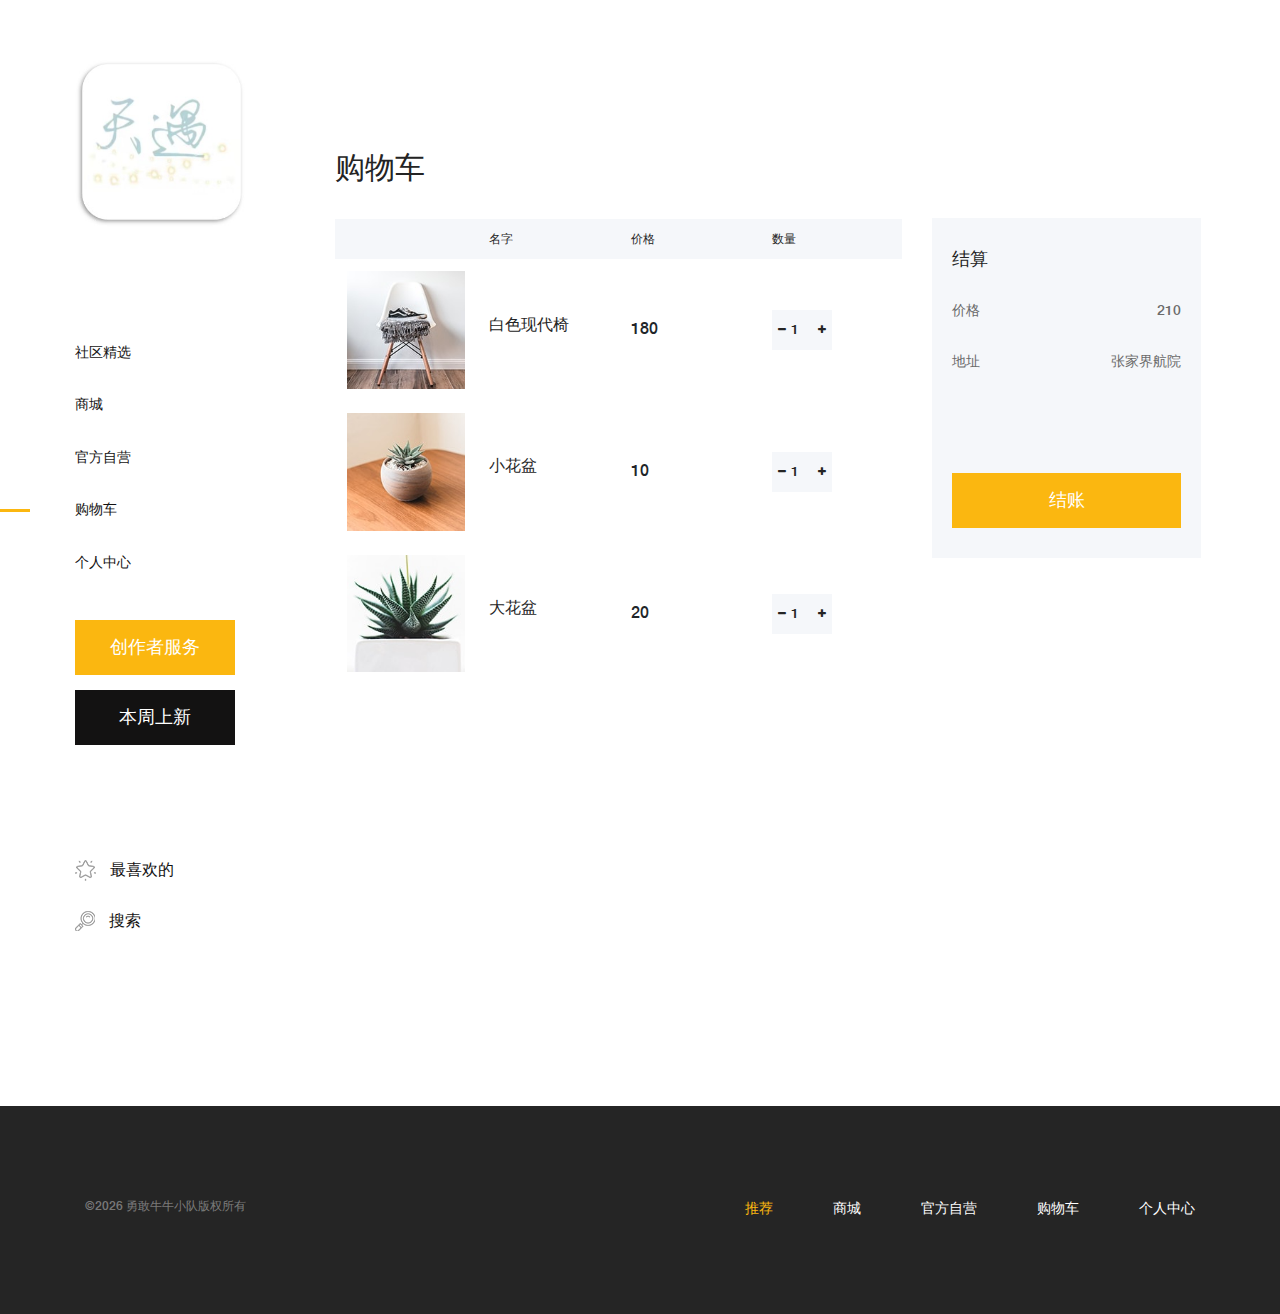
<file: cart.html>
<!DOCTYPE html>
<html lang="en">

<head>
    <meta charset="UTF-8">
    <meta name="description" content="">
    <meta http-equiv="X-UA-Compatible" content="IE=edge">
    <meta name="viewport" content="width=device-width, initial-scale=1, shrink-to-fit=no">
    <!-- The above 4 meta tags *must* come first in the head; any other head content must come *after* these tags -->

    <!-- Title  -->
    <title>天遇</title>

    <!-- Favicon  -->
    <link rel="icon" href="img/core-img/favicon.ico">

    <!-- Core Style CSS -->
    <link rel="stylesheet" href="css/core-style.css">
    <link rel="stylesheet" href="style.css">

</head>

<body>
    <!-- Search Wrapper Area Start -->
    <div class="search-wrapper section-padding-100">
        <div class="search-close">
            <i class="fa fa-close" aria-hidden="true"></i>
        </div>
        <div class="container">
            <div class="row">
                <div class="col-12">
                    <div class="search-content">
                        <form action="#" method="get">
                            <input type="search" name="search" id="search" placeholder="Type your keyword...">
                            <button type="submit"><img src="img/core-img/search.png" alt=""></button>
                        </form>
                    </div>
                </div>
            </div>
        </div>
    </div>
    <!-- Search Wrapper Area End -->

    <!-- ##### Main Content Wrapper Start ##### -->
    <div class="main-content-wrapper d-flex clearfix">

        <!-- Mobile Nav (max width 767px)-->
        <div class="mobile-nav">
            <!-- Navbar Brand -->
            <div class="amado-navbar-brand">
                <a href="index.html"><img src="./img/my-img/logo.jpg" alt=""></a>
            </div>
            <!-- Navbar Toggler -->
            <div class="amado-navbar-toggler">
                <span></span><span></span><span></span>
            </div>
        </div>

        <!-- Header Area Start -->
        <header class="header-area clearfix">
            <!-- Close Icon -->
            <div class="nav-close">
                <i class="fa fa-close" aria-hidden="true"></i>
            </div>
            <!-- Logo -->
            <div class="logo">
                <a href="index.html"><img src="./img/my-img/logo.jpg" alt=""></a>
            </div>
            <!-- Amado Nav -->
            <nav class="amado-nav">
                <ul>
                    <li><a href="index.html">社区精选</a></li>
                    <li><a href="shop.html">商城</a></li>
                    <li><a href="product-details.html">官方自营</a></li>
                    <li class="active"><a href="cart.html">购物车</a></li>
                    <li><a class="nav-link" href="./message/message.html">个人中心</a></li>
                </ul>
            </nav>
            <!-- Button Group -->
            <div class="amado-btn-group mt-30 mb-100">
                <a href="#" class="btn amado-btn mb-15">创作者服务</a>
                <a href="#" class="btn amado-btn active">本周上新</a>
            </div>
            <!-- Cart Menu -->
            <div class="cart-fav-search mb-100">
              
                <a href="#" class="fav-nav"><img src="img/core-img/favorites.png" alt=""> 最喜欢的</a>
                <a href="#" class="search-nav"><img src="img/core-img/search.png" alt=""> 搜索</a>
            </div>
            <!-- Social Button -->
           
        </header>
        <!-- Header Area End -->

        <div class="cart-table-area section-padding-100">
            <div class="container-fluid">
                <div class="row">
                    <div class="col-12 col-lg-8">
                        <div class="cart-title mt-50">
                            <h2>购物车</h2>
                        </div>

                        <div class="cart-table clearfix">
                            <table class="table table-responsive">
                                <thead>
                                    <tr>
                                        <th></th>
                                        <th>名字</th>
                                        <th>价格</th>
                                        <th>数量</th>
                                    </tr>
                                </thead>
                                <tbody>
                                    <tr>
                                        <td class="cart_product_img">
                                            <a href="#"><img src="img/bg-img/cart1.jpg" alt="Product"></a>
                                        </td>
                                        <td class="cart_product_desc">
                                            <h5>白色现代椅</h5>
                                        </td>
                                        <td class="price">
                                            <span>180</span>
                                        </td>
                                        <td class="qty">
                                            <div class="qty-btn d-flex">
                                              
                                                <div class="quantity">
                                                    <span class="qty-minus" onclick="var effect = document.getElementById('qty'); var qty = effect.value; if( !isNaN( qty ) &amp;&amp; qty &gt; 1 ) effect.value--;return false;"><i class="fa fa-minus" aria-hidden="true"></i></span>
                                                    <input type="number" class="qty-text" id="qty" step="1" min="1" max="300" name="quantity" value="1">
                                                    <span class="qty-plus" onclick="var effect = document.getElementById('qty'); var qty = effect.value; if( !isNaN( qty )) effect.value++;return false;"><i class="fa fa-plus" aria-hidden="true"></i></span>
                                                </div>
                                            </div>
                                        </td>
                                    </tr>
                                    <tr>
                                        <td class="cart_product_img">
                                            <a href="#"><img src="img/bg-img/cart2.jpg" alt="Product"></a>
                                        </td>
                                        <td class="cart_product_desc">
                                            <h5>小花盆</h5>
                                        </td>
                                        <td class="price">
                                            <span>10</span>
                                        </td>
                                        <td class="qty">
                                            <div class="qty-btn d-flex">
                                              
                                                <div class="quantity">
                                                    <span class="qty-minus" onclick="var effect = document.getElementById('qty2'); var qty = effect.value; if( !isNaN( qty ) &amp;&amp; qty &gt; 1 ) effect.value--;return false;"><i class="fa fa-minus" aria-hidden="true"></i></span>
                                                    <input type="number" class="qty-text" id="qty2" step="1" min="1" max="300" name="quantity" value="1">
                                                    <span class="qty-plus" onclick="var effect = document.getElementById('qty2'); var qty = effect.value; if( !isNaN( qty )) effect.value++;return false;"><i class="fa fa-plus" aria-hidden="true"></i></span>
                                                </div>
                                            </div>
                                        </td>
                                    </tr>
                                    <tr>
                                        <td class="cart_product_img">
                                            <a href="#"><img src="img/bg-img/cart3.jpg" alt="Product"></a>
                                        </td>
                                        <td class="cart_product_desc">
                                            <h5>大花盆</h5>
                                        </td>
                                        <td class="price">
                                            <span>20</span>
                                        </td>
                                        <td class="qty">
                                            <div class="qty-btn d-flex">
                                              
                                                <div class="quantity">
                                                    <span class="qty-minus" onclick="var effect = document.getElementById('qty3'); var qty = effect.value; if( !isNaN( qty ) &amp;&amp; qty &gt; 1 ) effect.value--;return false;"><i class="fa fa-minus" aria-hidden="true"></i></span>
                                                    <input type="number" class="qty-text" id="qty3" step="1" min="1" max="300" name="quantity" value="1">
                                                    <span class="qty-plus" onclick="var effect = document.getElementById('qty3'); var qty = effect.value; if( !isNaN( qty )) effect.value++;return false;"><i class="fa fa-plus" aria-hidden="true"></i></span>
                                                </div>
                                            </div>
                                        </td>
                                    </tr>
                                </tbody>
                            </table>
                        </div>
                    </div>
                    <div class="col-12 col-lg-4">
                        <div class="cart-summary">
                            <h5>结算</h5>
                            <ul class="summary-table">
                                <li><span>价格</span> <span>210</span></li>
                               
                                <li><span>地址</span> <span>张家界航院</span></li>
                            </ul>
                            <div class="cart-btn mt-100">
                                <a href="cart.html" class="btn amado-btn w-100">结账</a>
                            </div>
                        </div>
                    </div>
                </div>
            </div>
        </div>
    </div>
    <!-- ##### Main Content Wrapper End ##### -->

   

    <!-- ##### Footer Area Start ##### -->
    <footer class="footer_area clearfix">
        <div class="container">
            <div class="row align-items-center">
                <!-- Single Widget Area -->
                <div class="col-12 col-lg-4">
                    <div class="single_widget_area">
                        <!-- Logo -->
                        <div class="footer-logo mr-50">
                            
                        </div>
                        <!-- Copywrite Text -->
                        <p class="copywrite"><!-- Link back to Colorlib can't be removed. Template is licensed under CC BY 3.0. -->
 &copy;<script>document.write(new Date().getFullYear());</script> 勇敢牛牛小队版权所有
<!-- Link back to Colorlib can't be removed. Template is licensed under CC BY 3.0. --></p>
                    </div>
                </div>
                <!-- Single Widget Area -->
                <div class="col-12 col-lg-8">
                    <div class="single_widget_area">
                        <!-- Footer Menu -->
                        <div class="footer_menu">
                            <nav class="navbar navbar-expand-lg justify-content-end">
                                <button class="navbar-toggler" type="button" data-toggle="collapse" data-target="#footerNavContent" aria-controls="footerNavContent" aria-expanded="false" aria-label="Toggle navigation"><i class="fa fa-bars"></i></button>
                                <div class="collapse navbar-collapse" id="footerNavContent">
                                    <ul class="navbar-nav ml-auto">
                                        <li class="nav-item active">
                                            <a class="nav-link" href="index.html">推荐</a>
                                        </li>
                                        <li class="nav-item">
                                            <a class="nav-link" href="shop.html">商城</a>
                                        </li>
                                        <li class="nav-item">
                                            <a class="nav-link" href="product-details.html">官方自营</a>
                                        </li>
                                        <li class="nav-item">
                                            <a class="nav-link" href="cart.html">购物车</a>
                                        </li>
                                        <li class="nav-item">
                                            <a class="nav-link" href="./message/message.html">个人中心</a>
                                        </li>
                                    </ul>
                                </div>
                            </nav>
                        </div>
                    </div>
                </div>
            </div>
        </div>
    </footer>
    <!-- ##### Footer Area End ##### -->

    <!-- ##### jQuery (Necessary for All JavaScript Plugins) ##### -->
    <script src="js/jquery/jquery-2.2.4.min.js"></script>
    <!-- Popper js -->
    <script src="js/popper.min.js"></script>
    <!-- Bootstrap js -->
    <script src="js/bootstrap.min.js"></script>
    <!-- Plugins js -->
    <script src="js/plugins.js"></script>
    <!-- Active js -->
    <script src="js/active.js"></script>

</body>

</html>
</file>
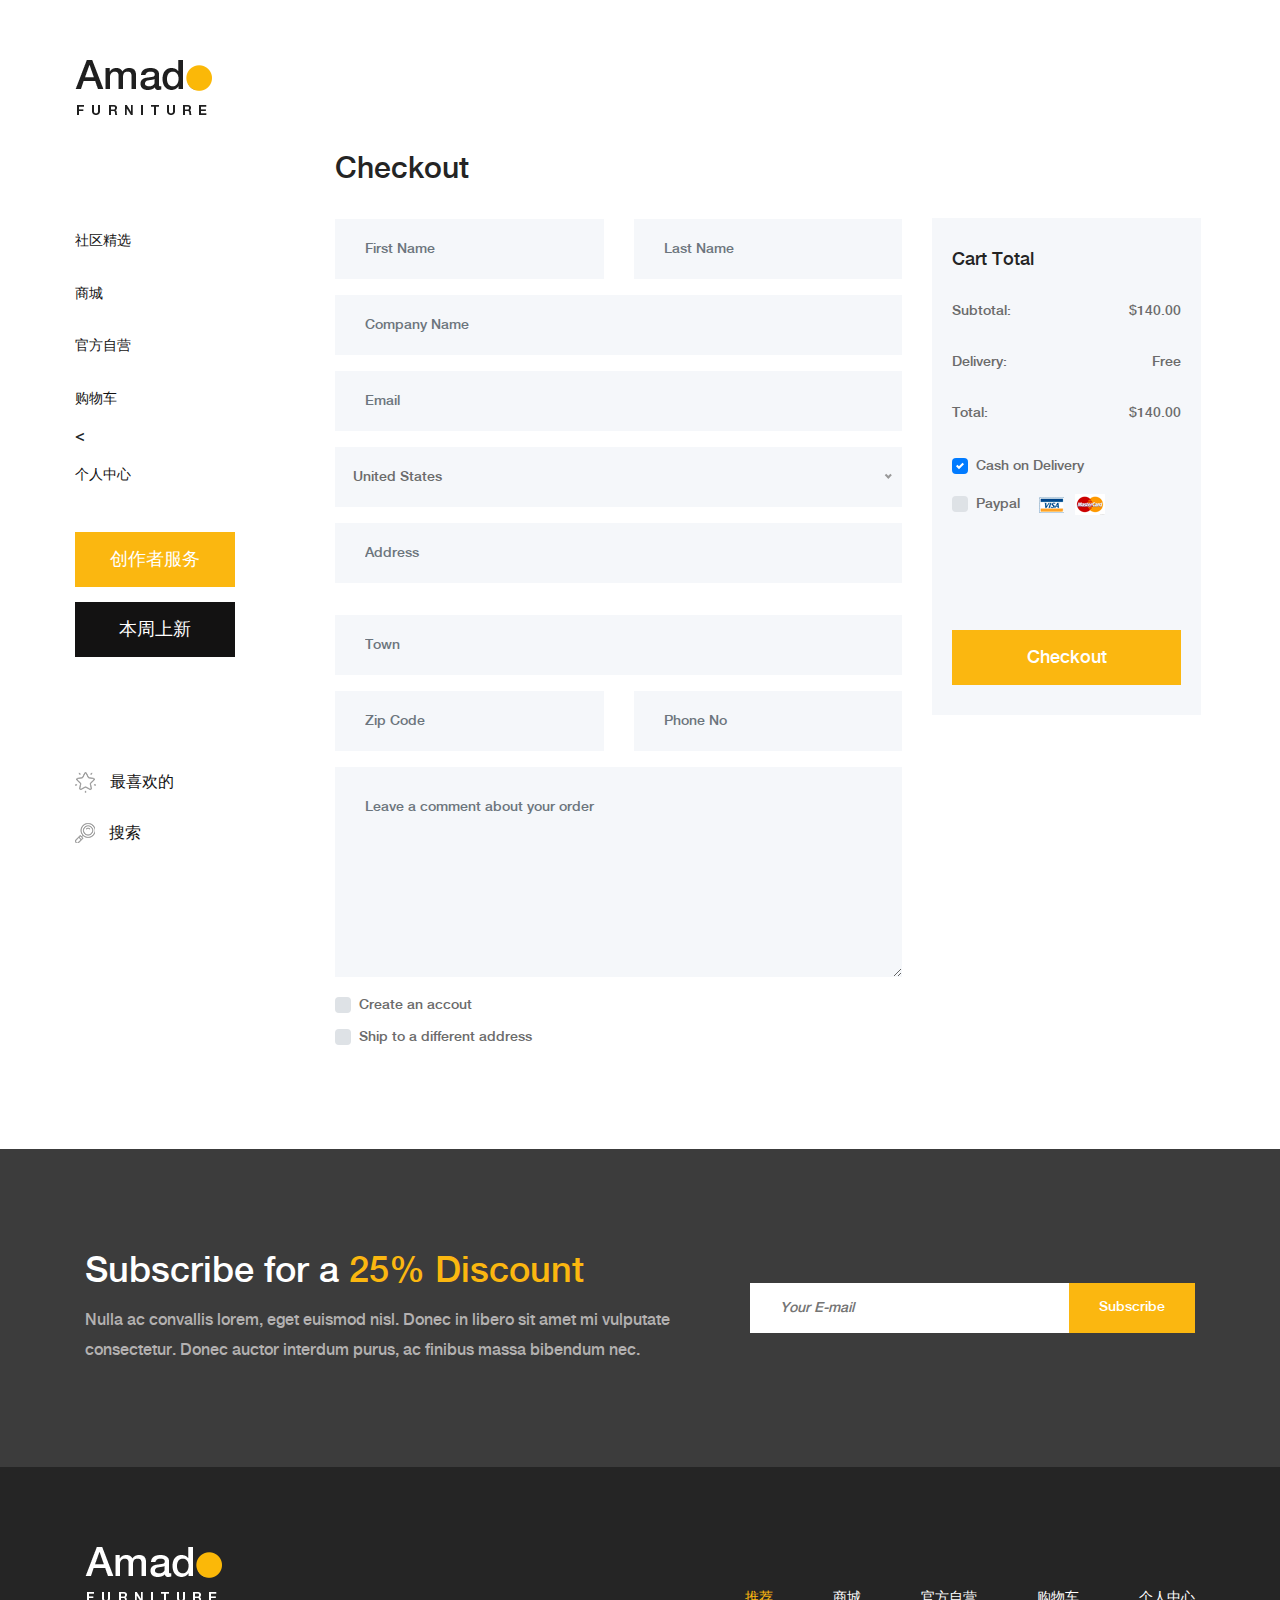
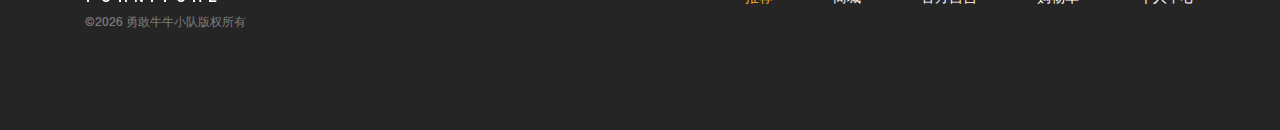
<file: checkout.html>
<!DOCTYPE html>
<html lang="en">

<head>
    <meta charset="UTF-8">
    <meta name="description" content="">
    <meta http-equiv="X-UA-Compatible" content="IE=edge">
    <meta name="viewport" content="width=device-width, initial-scale=1, shrink-to-fit=no">
    <!-- The above 4 meta tags *must* come first in the head; any other head content must come *after* these tags -->

    <!-- Title  -->
    <title>天遇</title>

    <!-- Favicon  -->
    <link rel="icon" href="img/core-img/favicon.ico">

    <!-- Core Style CSS -->
    <link rel="stylesheet" href="css/core-style.css">
    <link rel="stylesheet" href="style.css">

</head>

<body>
    <!-- Search Wrapper Area Start -->
    <div class="search-wrapper section-padding-100">
        <div class="search-close">
            <i class="fa fa-close" aria-hidden="true"></i>
        </div>
        <div class="container">
            <div class="row">
                <div class="col-12">
                    <div class="search-content">
                        <form action="#" method="get">
                            <input type="search" name="search" id="search" placeholder="Type your keyword...">
                            <button type="submit"><img src="img/core-img/search.png" alt=""></button>
                        </form>
                    </div>
                </div>
            </div>
        </div>
    </div>
    <!-- Search Wrapper Area End -->

    <!-- ##### Main Content Wrapper Start ##### -->
    <div class="main-content-wrapper d-flex clearfix">

        <!-- Mobile Nav (max width 767px)-->
        <div class="mobile-nav">
            <!-- Navbar Brand -->
            <div class="amado-navbar-brand">
                <a href="index.html"><img src="img/core-img/logo.png" alt=""></a>
            </div>
            <!-- Navbar Toggler -->
            <div class="amado-navbar-toggler">
                <span></span><span></span><span></span>
            </div>
        </div>

        <!-- Header Area Start -->
        <header class="header-area clearfix">
            <!-- Close Icon -->
            <div class="nav-close">
                <i class="fa fa-close" aria-hidden="true"></i>
            </div>
            <!-- Logo -->
            <div class="logo">
                <a href="index.html"><img src="img/core-img/logo.png" alt=""></a>
            </div>
            <!-- Amado Nav -->
            <nav class="amado-nav">
                <ul>
                    <li><a href="index.html">社区精选</a></li>
                    <li><a href="shop.html">商城</a></li>
                    <li><a href="product-details.html">官方自营</a></li>
                    <li><a href="cart.html">购物车</a></li>
                    <li><<a class="nav-link" href="./message/message.html">个人中心</a></li>
                </ul>
            </nav>
            <!-- Button Group -->
            <div class="amado-btn-group mt-30 mb-100">
                <a href="#" class="btn amado-btn mb-15">创作者服务</a>
                <a href="#" class="btn amado-btn active">本周上新</a>
            </div>
            <!-- Cart Menu -->
            <div class="cart-fav-search mb-100">
                <a href="#" class="fav-nav"><img src="img/core-img/favorites.png" alt=""> 最喜欢的</a>
                <a href="#" class="search-nav"><img src="img/core-img/search.png" alt=""> 搜索</a>
            </div>
            <!-- Social Button -->
         
        </header>
        <!-- Header Area End -->

        <div class="cart-table-area section-padding-100">
            <div class="container-fluid">
                <div class="row">
                    <div class="col-12 col-lg-8">
                        <div class="checkout_details_area mt-50 clearfix">

                            <div class="cart-title">
                                <h2>Checkout</h2>
                            </div>

                            <form action="#" method="post">
                                <div class="row">
                                    <div class="col-md-6 mb-3">
                                        <input type="text" class="form-control" id="first_name" value="" placeholder="First Name" required>
                                    </div>
                                    <div class="col-md-6 mb-3">
                                        <input type="text" class="form-control" id="last_name" value="" placeholder="Last Name" required>
                                    </div>
                                    <div class="col-12 mb-3">
                                        <input type="text" class="form-control" id="company" placeholder="Company Name" value="">
                                    </div>
                                    <div class="col-12 mb-3">
                                        <input type="email" class="form-control" id="email" placeholder="Email" value="">
                                    </div>
                                    <div class="col-12 mb-3">
                                        <select class="w-100" id="country">
                                        <option value="usa">United States</option>
                                        <option value="uk">United Kingdom</option>
                                        <option value="ger">Germany</option>
                                        <option value="fra">France</option>
                                        <option value="ind">India</option>
                                        <option value="aus">Australia</option>
                                        <option value="bra">Brazil</option>
                                        <option value="cana">Canada</option>
                                    </select>
                                    </div>
                                    <div class="col-12 mb-3">
                                        <input type="text" class="form-control mb-3" id="street_address" placeholder="Address" value="">
                                    </div>
                                    <div class="col-12 mb-3">
                                        <input type="text" class="form-control" id="city" placeholder="Town" value="">
                                    </div>
                                    <div class="col-md-6 mb-3">
                                        <input type="text" class="form-control" id="zipCode" placeholder="Zip Code" value="">
                                    </div>
                                    <div class="col-md-6 mb-3">
                                        <input type="number" class="form-control" id="phone_number" min="0" placeholder="Phone No" value="">
                                    </div>
                                    <div class="col-12 mb-3">
                                        <textarea name="comment" class="form-control w-100" id="comment" cols="30" rows="10" placeholder="Leave a comment about your order"></textarea>
                                    </div>

                                    <div class="col-12">
                                        <div class="custom-control custom-checkbox d-block mb-2">
                                            <input type="checkbox" class="custom-control-input" id="customCheck2">
                                            <label class="custom-control-label" for="customCheck2">Create an accout</label>
                                        </div>
                                        <div class="custom-control custom-checkbox d-block">
                                            <input type="checkbox" class="custom-control-input" id="customCheck3">
                                            <label class="custom-control-label" for="customCheck3">Ship to a different address</label>
                                        </div>
                                    </div>
                                </div>
                            </form>
                        </div>
                    </div>
                    <div class="col-12 col-lg-4">
                        <div class="cart-summary">
                            <h5>Cart Total</h5>
                            <ul class="summary-table">
                                <li><span>subtotal:</span> <span>$140.00</span></li>
                                <li><span>delivery:</span> <span>Free</span></li>
                                <li><span>total:</span> <span>$140.00</span></li>
                            </ul>

                            <div class="payment-method">
                                <!-- Cash on delivery -->
                                <div class="custom-control custom-checkbox mr-sm-2">
                                    <input type="checkbox" class="custom-control-input" id="cod" checked>
                                    <label class="custom-control-label" for="cod">Cash on Delivery</label>
                                </div>
                                <!-- Paypal -->
                                <div class="custom-control custom-checkbox mr-sm-2">
                                    <input type="checkbox" class="custom-control-input" id="paypal">
                                    <label class="custom-control-label" for="paypal">Paypal <img class="ml-15" src="img/core-img/paypal.png" alt=""></label>
                                </div>
                            </div>

                            <div class="cart-btn mt-100">
                                <a href="#" class="btn amado-btn w-100">Checkout</a>
                            </div>
                        </div>
                    </div>
                </div>
            </div>
        </div>
    </div>
    <!-- ##### Main Content Wrapper End ##### -->

    <!-- ##### Newsletter Area Start ##### -->
    <section class="newsletter-area section-padding-100-0">
        <div class="container">
            <div class="row align-items-center">
                <!-- Newsletter Text -->
                <div class="col-12 col-lg-6 col-xl-7">
                    <div class="newsletter-text mb-100">
                        <h2>Subscribe for a <span>25% Discount</span></h2>
                        <p>Nulla ac convallis lorem, eget euismod nisl. Donec in libero sit amet mi vulputate consectetur. Donec auctor interdum purus, ac finibus massa bibendum nec.</p>
                    </div>
                </div>
                <!-- Newsletter Form -->
                <div class="col-12 col-lg-6 col-xl-5">
                    <div class="newsletter-form mb-100">
                        <form action="#" method="post">
                            <input type="email" name="email" class="nl-email" placeholder="Your E-mail">
                            <input type="submit" value="Subscribe">
                        </form>
                    </div>
                </div>
            </div>
        </div>
    </section>
    <!-- ##### Newsletter Area End ##### -->

    <!-- ##### Footer Area Start ##### -->
    <footer class="footer_area clearfix">
        <div class="container">
            <div class="row align-items-center">
                <!-- Single Widget Area -->
                <div class="col-12 col-lg-4">
                    <div class="single_widget_area">
                        <!-- Logo -->
                        <div class="footer-logo mr-50">
                            <a href="index.html"><img src="img/core-img/logo2.png" alt=""></a>
                        </div>
                        <!-- Copywrite Text -->
                        <p class="copywrite"><!-- Link back to Colorlib can't be removed. Template is licensed under CC BY 3.0. -->
 &copy;<script>document.write(new Date().getFullYear());</script> 勇敢牛牛小队版权所有
<!-- Link back to Colorlib can't be removed. Template is licensed under CC BY 3.0. --></p>
                    </div>
                </div>
                <!-- Single Widget Area -->
                <div class="col-12 col-lg-8">
                    <div class="single_widget_area">
                        <!-- Footer Menu -->
                        <div class="footer_menu">
                            <nav class="navbar navbar-expand-lg justify-content-end">
                                <button class="navbar-toggler" type="button" data-toggle="collapse" data-target="#footerNavContent" aria-controls="footerNavContent" aria-expanded="false" aria-label="Toggle navigation"><i class="fa fa-bars"></i></button>
                                <div class="collapse navbar-collapse" id="footerNavContent">
                                    <ul class="navbar-nav ml-auto">
                                        <li class="nav-item active">
                                            <a class="nav-link" href="index.html">推荐</a>
                                        </li>
                                        <li class="nav-item">
                                            <a class="nav-link" href="shop.html">商城</a>
                                        </li>
                                        <li class="nav-item">
                                            <a class="nav-link" href="product-details.html">官方自营</a>
                                        </li>
                                        <li class="nav-item">
                                            <a class="nav-link" href="cart.html">购物车</a>
                                        </li>
                                        <li class="nav-item">
                                            <a class="nav-link" href="./message/message.html">个人中心</a>
                                        </li>
                                    </ul>
                                </div>
                            </nav>
                        </div>
                    </div>
                </div>
            </div>
        </div>
    </footer>
    <!-- ##### Footer Area End ##### -->

    <!-- ##### jQuery (Necessary for All JavaScript Plugins) ##### -->
    <script src="js/jquery/jquery-2.2.4.min.js"></script>
    <!-- Popper js -->
    <script src="js/popper.min.js"></script>
    <!-- Bootstrap js -->
    <script src="js/bootstrap.min.js"></script>
    <!-- Plugins js -->
    <script src="js/plugins.js"></script>
    <!-- Active js -->
    <script src="js/active.js"></script>

</body>

</html>
</file>
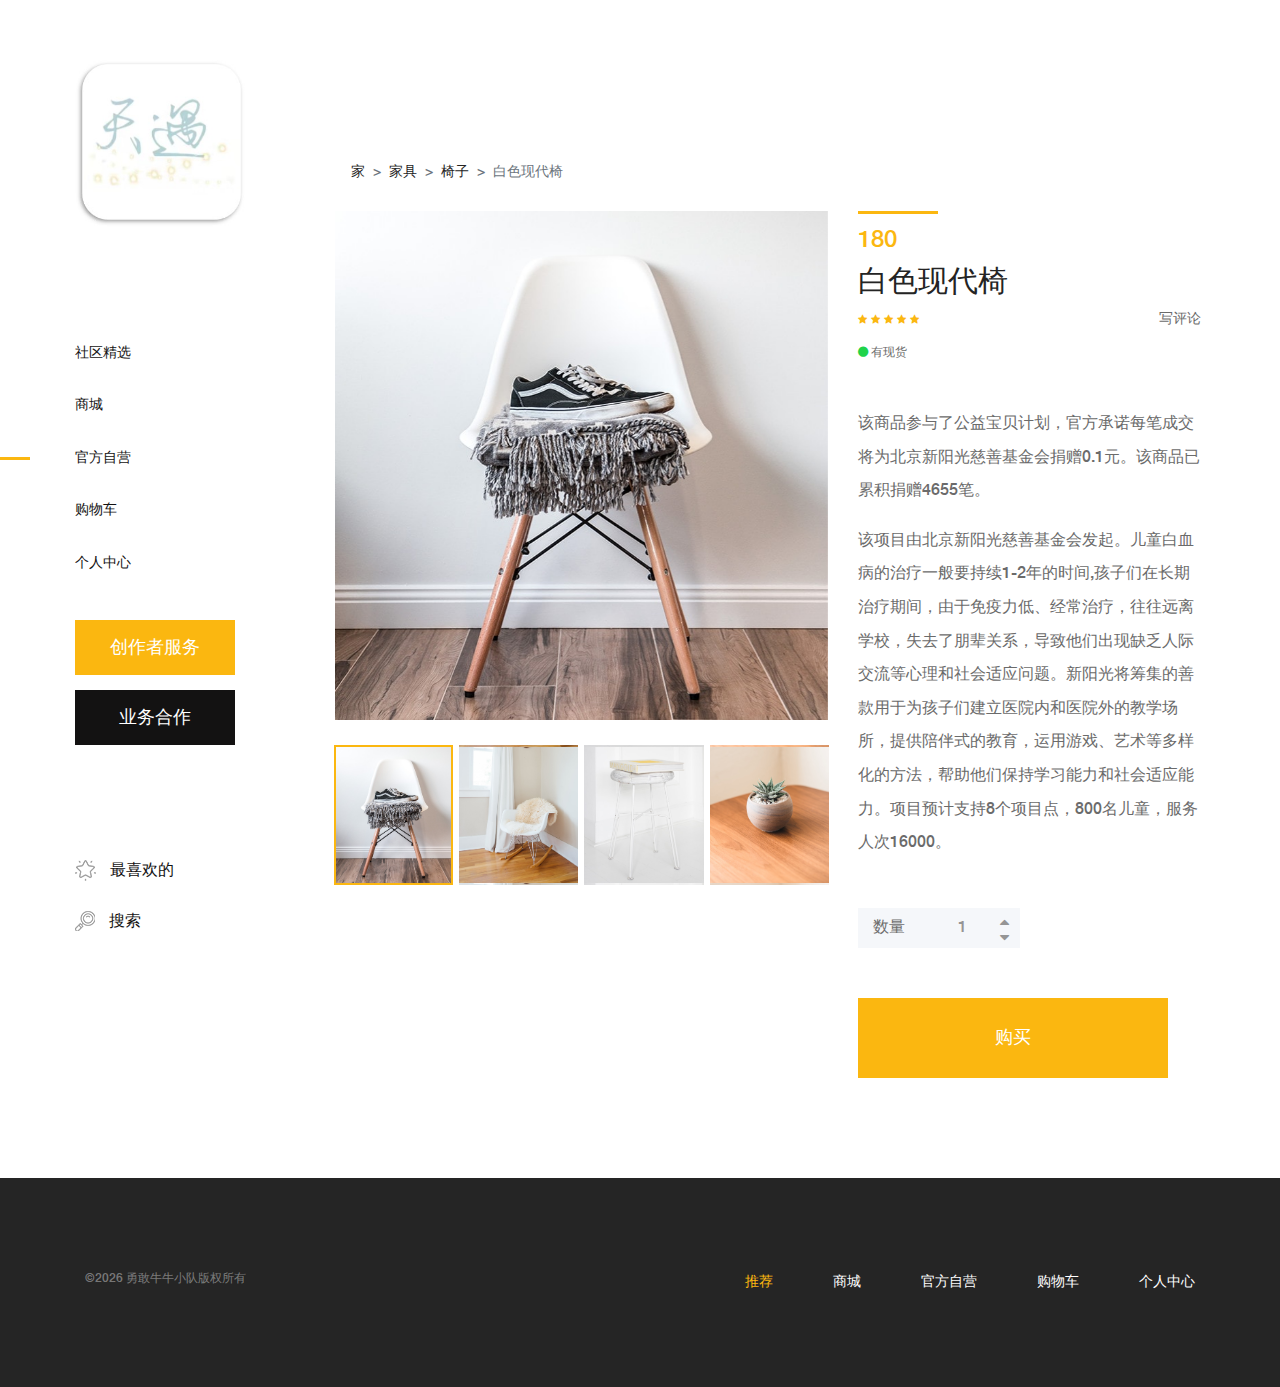
<file: product-details.html>
<!DOCTYPE html>
<html lang="en">

<head>
    <meta charset="UTF-8">
    <meta name="description" content="">
    <meta http-equiv="X-UA-Compatible" content="IE=edge">
    <meta name="viewport" content="width=device-width, initial-scale=1, shrink-to-fit=no">
    <!-- The above 4 meta tags *must* come first in the head; any other head content must come *after* these tags -->

    <!-- Title  -->
    <title>天遇</title>

    <!-- Favicon  -->
    <link rel="icon" href="img/core-img/favicon.ico">

    <!-- Core Style CSS -->
    <link rel="stylesheet" href="css/core-style.css">
    <link rel="stylesheet" href="style.css">

</head>

<body>
    <!-- Search Wrapper Area Start -->
    <div class="search-wrapper section-padding-100">
        <div class="search-close">
            <i class="fa fa-close" aria-hidden="true"></i>
        </div>
        <div class="container">
            <div class="row">
                <div class="col-12">
                    <div class="search-content">
                        <form action="#" method="get">
                            <input type="search" name="search" id="search" placeholder="Type your keyword...">
                            <button type="submit"><img src="img/core-img/search.png" alt=""></button>
                        </form>
                    </div>
                </div>
            </div>
        </div>
    </div>
    <!-- Search Wrapper Area End -->

    <!-- ##### Main Content Wrapper Start ##### -->
    <div class="main-content-wrapper d-flex clearfix">

        <!-- Mobile Nav (max width 767px)-->
        <div class="mobile-nav">
            <!-- Navbar Brand -->
            <div class="amado-navbar-brand">
                <a href="index.html"><img src="./img/my-img/logo.jpg" alt=""></a>
            </div>
            <!-- Navbar Toggler -->
            <div class="amado-navbar-toggler">
                <span></span><span></span><span></span>
            </div>
        </div>

        <!-- Header Area Start -->
        <header class="header-area clearfix">
            <!-- Close Icon -->
            <div class="nav-close">
                <i class="fa fa-close" aria-hidden="true"></i>
            </div>
            <!-- Logo -->
            <div class="logo">
                <a href="index.html"><img src="./img/my-img/logo.jpg" alt=""></a>
            </div>
            <!-- Amado Nav -->
            <nav class="amado-nav">
                <ul>
                    <li><a href="index.html">社区精选</a></li>
                    <li><a href="shop.html">商城</a></li>
                    <li class="active"><a href="product-details.html">官方自营</a></li>
                    <li><a href="cart.html">购物车</a></li>
                    <li><a class="nav-link" href="./message/message.html">个人中心</a></li>
                </ul>
            </nav>
            <!-- Button Group -->
            <div class="amado-btn-group mt-30 mb-100">
                <a href="#" class="btn amado-btn mb-15">创作者服务</a>
                <a href="#" class="btn amado-btn active">业务合作</a>
            </div>
            <!-- Cart Menu -->
            <div class="cart-fav-search mb-100">
               
                <a href="#" class="fav-nav"><img src="img/core-img/favorites.png" alt=""> 最喜欢的</a>
                <a href="#" class="search-nav"><img src="img/core-img/search.png" alt=""> 搜索</a>
            </div>
            <!-- Social Button -->
           
        </header>
        <!-- Header Area End -->

        <!-- Product Details Area Start -->
        <div class="single-product-area section-padding-100 clearfix">
            <div class="container-fluid">

                <div class="row">
                    <div class="col-12">
                        <nav aria-label="breadcrumb">
                            <ol class="breadcrumb mt-50">
                                <li class="breadcrumb-item"><a href="#">家</a></li>
                                <li class="breadcrumb-item"><a href="#">家具</a></li>
                                <li class="breadcrumb-item"><a href="#">椅子</a></li>
                                <li class="breadcrumb-item active" aria-current="page">白色现代椅</li>
                            </ol>
                        </nav>
                    </div>
                </div>

                <div class="row">
                    <div class="col-12 col-lg-7">
                        <div class="single_product_thumb">
                            <div id="product_details_slider" class="carousel slide" data-ride="carousel">
                                <ol class="carousel-indicators">
                                    <li class="active" data-target="#product_details_slider" data-slide-to="0" style="background-image: url(img/product-img/pro-big-1.jpg);">
                                    </li>
                                    <li data-target="#product_details_slider" data-slide-to="1" style="background-image: url(img/product-img/pro-big-2.jpg);">
                                    </li>
                                    <li data-target="#product_details_slider" data-slide-to="2" style="background-image: url(img/product-img/pro-big-3.jpg);">
                                    </li>
                                    <li data-target="#product_details_slider" data-slide-to="3" style="background-image: url(img/product-img/pro-big-4.jpg);">
                                    </li>
                                </ol>
                                <div class="carousel-inner">
                                    <div class="carousel-item active">
                                        <a class="gallery_img" href="img/product-img/pro-big-1.jpg">
                                            <img class="d-block w-100" src="img/product-img/pro-big-1.jpg" alt="浏览器无法显示">
                                        </a>
                                    </div>
                                    <div class="carousel-item">
                                        <a class="gallery_img" href="img/product-img/pro-big-2.jpg">
                                            <img class="d-block w-100" src="img/product-img/pro-big-2.jpg" alt="浏览器无法显示">
                                        </a>
                                    </div>
                                    <div class="carousel-item">
                                        <a class="gallery_img" href="img/product-img/pro-big-3.jpg">
                                            <img class="d-block w-100" src="img/product-img/pro-big-3.jpg" alt="浏览器无法显示">
                                        </a>
                                    </div>
                                    <div class="carousel-item">
                                        <a class="gallery_img" href="img/product-img/pro-big-4.jpg">
                                            <img class="d-block w-100" src="img/product-img/pro-big-4.jpg" alt="浏览器无法显示">
                                        </a>
                                    </div>
                                </div>
                            </div>
                        </div>
                    </div>
                    <div class="col-12 col-lg-5">
                        <div class="single_product_desc">
                            <!-- Product Meta Data -->
                            <div class="product-meta-data">
                                <div class="line"></div>
                                <p class="product-price">180</p>
                                <a href="product-details.html">
                                    <h6>白色现代椅</h6>
                                </a>
                                <!-- Ratings & Review -->
                                <div class="ratings-review mb-15 d-flex align-items-center justify-content-between">
                                    <div class="ratings">
                                        <i class="fa fa-star" aria-hidden="true"></i>
                                        <i class="fa fa-star" aria-hidden="true"></i>
                                        <i class="fa fa-star" aria-hidden="true"></i>
                                        <i class="fa fa-star" aria-hidden="true"></i>
                                        <i class="fa fa-star" aria-hidden="true"></i>
                                    </div>
                                    <div class="review">
                                        <a href="#">写评论</a>
                                    </div>
                                </div>
                                <!-- Avaiable -->
                                <p class="avaibility"><i class="fa fa-circle"></i> 有现货</p>
                            </div>

                            <div class="short_overview my-5">
                                <p>该商品参与了公益宝贝计划，官方承诺每笔成交将为北京新阳光慈善基金会捐赠0.1元。该商品已累积捐赠4655笔。</p>
                                <p>该项目由北京新阳光慈善基金会发起。儿童白血病的治疗一般要持续1-2年的时间,孩子们在长期治疗期间，由于免疫力低、经常治疗，往往远离学校，失去了朋辈关系，导致他们出现缺乏人际交流等心理和社会适应问题。新阳光将筹集的善款用于为孩子们建立医院内和医院外的教学场所，提供陪伴式的教育，运用游戏、艺术等多样化的方法，帮助他们保持学习能力和社会适应能力。项目预计支持8个项目点，800名儿童，服务人次16000。</p>
                            </div>

                            <!-- Add to Cart Form -->
                            <form class="cart clearfix" method="post">
                                <div class="cart-btn d-flex mb-50">
                                    <p>数量</p>
                                    <div class="quantity">
                                        <span class="qty-minus" onclick="var effect = document.getElementById('qty'); var qty = effect.value; if( !isNaN( qty ) &amp;&amp; qty &gt; 1 ) effect.value--;return false;"><i class="fa fa-caret-down" aria-hidden="true"></i></span>
                                        <input type="number" class="qty-text" id="qty" step="1" min="1" max="300" name="quantity" value="1">
                                        <span class="qty-plus" onclick="var effect = document.getElementById('qty'); var qty = effect.value; if( !isNaN( qty )) effect.value++;return false;"><i class="fa fa-caret-up" aria-hidden="true"></i></span>
                                    </div>
                                </div>
                                <button type="submit" name="addtocart" value="5" class="btn amado-btn">购买</button>
                            </form>

                        </div>
                    </div>
                </div>
            </div>
        </div>
        <!-- Product Details Area End -->
    </div>
    <!-- ##### Main Content Wrapper End ##### -->

   

    <!-- ##### Footer Area Start ##### -->
    <footer class="footer_area clearfix">
        <div class="container">
            <div class="row align-items-center">
                <!-- Single Widget Area -->
                <div class="col-12 col-lg-4">
                    <div class="single_widget_area">
                        <!-- Logo -->
                        <div class="footer-logo mr-50">
                            
                        </div>
                        <!-- Copywrite Text -->
                        <p class="copywrite"><!-- Link back to Colorlib can't be removed. Template is licensed under CC BY 3.0. -->
 &copy;<script>document.write(new Date().getFullYear());</script> 勇敢牛牛小队版权所有
<!-- Link back to Colorlib can't be removed. Template is licensed under CC BY 3.0. --></p>
                    </div>
                </div>
                <!-- Single Widget Area -->
                <div class="col-12 col-lg-8">
                    <div class="single_widget_area">
                        <!-- Footer Menu -->
                        <div class="footer_menu">
                            <nav class="navbar navbar-expand-lg justify-content-end">
                                <button class="navbar-toggler" type="button" data-toggle="collapse" data-target="#footerNavContent" aria-controls="footerNavContent" aria-expanded="false" aria-label="Toggle navigation"><i class="fa fa-bars"></i></button>
                                <div class="collapse navbar-collapse" id="footerNavContent">
                                    <ul class="navbar-nav ml-auto">
                                        <li class="nav-item active">
                                            <a class="nav-link" href="index.html">推荐</a>
                                        </li>
                                        <li class="nav-item">
                                            <a class="nav-link" href="shop.html">商城</a>
                                        </li>
                                        <li class="nav-item">
                                            <a class="nav-link" href="product-details.html">官方自营</a>
                                        </li>
                                        <li class="nav-item">
                                            <a class="nav-link" href="cart.html">购物车</a>
                                        </li>
                                        <li class="nav-item">
                                            <a class="nav-link" href="./message/message.html">个人中心</a>
                                        </li>
                                    </ul>
                                </div>
                            </nav>
                        </div>
                    </div>
                </div>
            </div>
        </div>
    </footer>
    <!-- ##### Footer Area End ##### -->

    <!-- ##### jQuery (Necessary for All JavaScript Plugins) ##### -->
    <script src="js/jquery/jquery-2.2.4.min.js"></script>
    <!-- Popper js -->
    <script src="js/popper.min.js"></script>
    <!-- Bootstrap js -->
    <script src="js/bootstrap.min.js"></script>
    <!-- Plugins js -->
    <script src="js/plugins.js"></script>
    <!-- Active js -->
    <script src="js/active.js"></script>

</body>

</html>
</file>
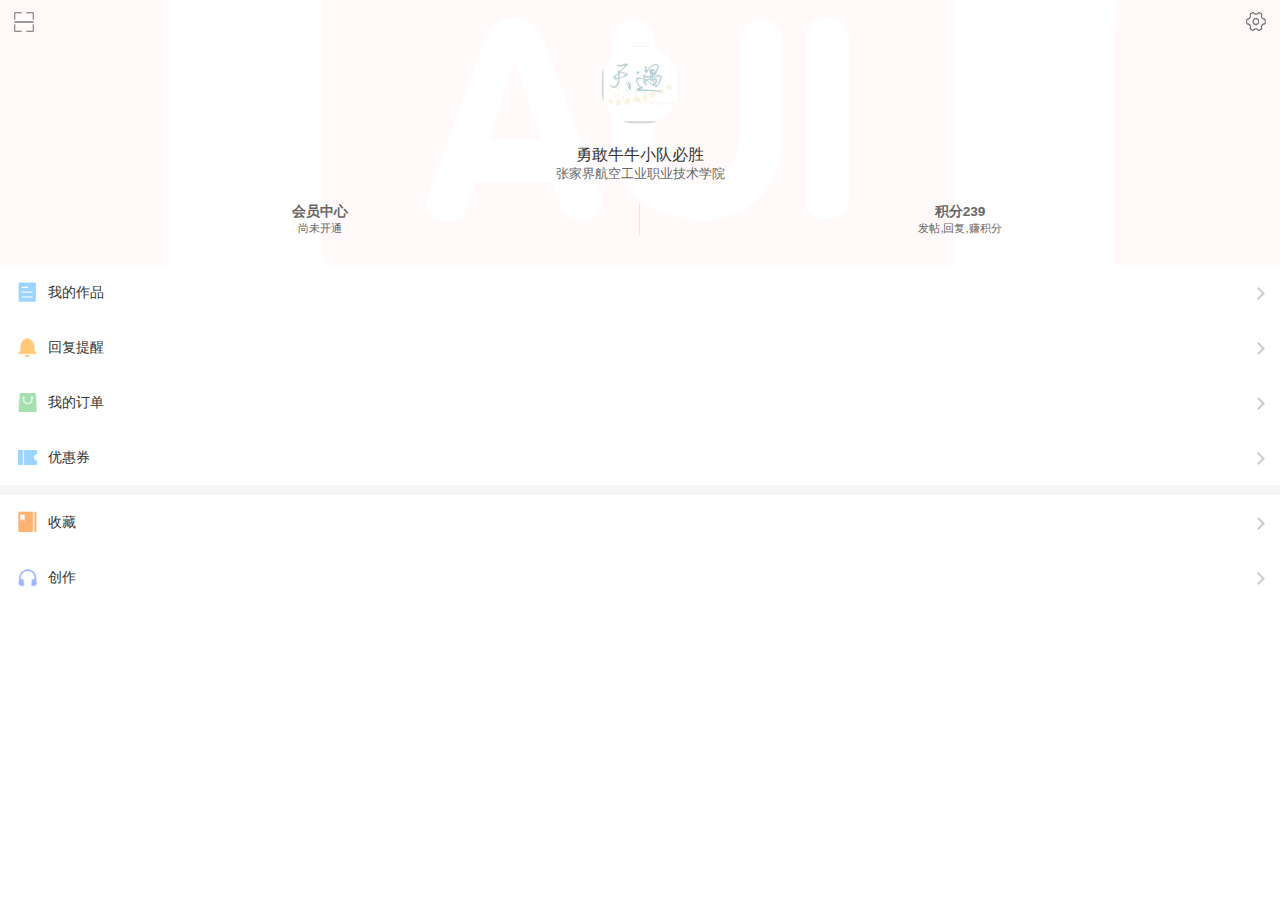
<file: message/message.html>
<!DOCTYPE html>
<html>
    <head>
        <meta charset="UTF-8">
        <title>个人中心</title>
        <meta content="width=device-width,initial-scale=1.0,maximum-scale=1.0,user-scalable=0" name="viewport"/>
        <meta content="yes" name="apple-mobile-web-app-capable"/>
        <meta content="black" name="apple-mobile-web-app-status-bar-style"/>
        <meta content="telephone=no" name="format-detection"/>
        <link href="css/style.css" rel="stylesheet" type="text/css"/>
    </head>
    <body>

        <section class="aui-flexView">
            <header class="aui-navBar aui-navBar-fixed">
                <a href="javascript:;" class="aui-navBar-item">
                    <i class="icon icon-return"></i>
                </a>
                <div class="aui-center">
                    <span class="aui-center-title"></span>
                </div>
                <a href="javascript:;" class="aui-navBar-item">
                    <i class="icon icon-set"></i>
                </a>
            </header>
            <section class="aui-scrollView">
                <div class="aui-take-content">
                    <div class="aui-take-content-col">
                        <div class="aui-img-logo">
                            <img src="../img/my-img/logo.jpg" alt="">
                        </div>
                        <div class="aui-img-text">
                            <h2>勇敢牛牛小队必胜</h2>
                            <p>张家界航空工业职业技术学院 </p>
                        </div>
                        <div class="aui-layout">
                            <a href="javascript:;" class="aui-layout-item">
                                <h3>会员中心</h3>
                                <p>尚未开通</p>
                            </a>
                            <a href="javascript:;" class="aui-layout-item">
                                <h3>积分239</h3>
                                <p>发帖,回复,赚积分</p>
                            </a>
                        </div>
                    </div>
                </div>
                <div class="aui-course-list">
                    <a href="javascript:;" class="aui-flex">
                        <div class="aui-cou-img">
                            <img src="images/icon-li-001.png" alt="">
                        </div>
                        <div class="aui-flex-box">
                            <p>我的作品</p>
                        </div>
                    </a>
                    <a href="javascript:;" class="aui-flex">
                        <div class="aui-cou-img">
                            <img src="images/icon-li-002.png" alt="">
                        </div>
                        <div class="aui-flex-box">
                            <p>回复提醒</p>
                        </div>
                    </a>
                    <a href="javascript:;" class="aui-flex">
                        <div class="aui-cou-img">
                            <img src="images/icon-li-003.png" alt="">
                        </div>
                        <div class="aui-flex-box">
                            <p>我的订单</p>
                        </div>
                    </a>
                    <a href="javascript:;" class="aui-flex">
                        <div class="aui-cou-img">
                            <img src="images/icon-li-004.png" alt="">
                        </div>
                        <div class="aui-flex-box">
                            <p>优惠券</p>
                        </div>
                    </a>
                    <div class="divHeight"></div>
                    <a href="javascript:;" class="aui-flex">
                        <div class="aui-cou-img">
                            <img src="images/icon-li-005.png" alt="">
                        </div>
                        <div class="aui-flex-box">
                            <p>收藏</p>
                        </div>
                    </a>
                    <a href="javascript:;" class="aui-flex">
                        <div class="aui-cou-img">
                            <img src="images/icon-li-006.png" alt="">
                        </div>
                        <div class="aui-flex-box">
                            <p>创作</p>
                        </div>
                    </a>
                </div>
            </section>
            
        </section>

    </body>
</html>
</file>
<file: style.css>
/* ####################################################
    :: Template Name: Essence - Fashion Ecommerce Template
    :: Author: Colorlib
    :: Author URL: https://colorlib.com
    :: Description: Essence is smart & elegant fashion e-commerce Template. It's suitable for all e-commerce business platform.
    :: Version: 1.0.0
    :: Created: April 27, 2018
    :: Last Updated: May 2, 2018
    #################################################### */

    /* ---------------------------------------
    ##### - PLACE YOUR CUSTOM CSS HERE - #####
    --------------------------------------- */
    .myvideo{
        /* margin-top: 1px ; */
    }
</file>
<file: message/css/style.css>
html,body {
    color: #333;
    margin: 0;
    height: 100%;
    font-family: "Myriad Set Pro","Helvetica Neue",Helvetica,Arial,Verdana,sans-serif;
    -webkit-font-smoothing: antialiased;
    -moz-osx-font-smoothing: grayscale;
    font-weight: normal;
}

* {
    -webkit-box-sizing: border-box;
    -moz-box-sizing: border-box;
    box-sizing: border-box;
}

a {
    text-decoration: none;
    color: #000;
}

a, label, button, input, select {
    -webkit-tap-highlight-color: rgba(0, 0, 0, 0);
}

img {
    border: 0;
}

body {
    background: #fff;
    color: #666;
}

html, body, div, dl, dt, dd, ol, ul, li, h1, h2, h3, h4, h5, h6, p, blockquote, pre, button, fieldset, form, input, legend, textarea, th, td {
    margin: 0;
    padding: 0;
}

a {
    text-decoration: none;
    color: #08acee;
}

button {
    outline: 0;
}

img {
    border: 0;
}

button,input,optgroup,select,textarea {
    margin: 0;
    font: inherit;
    color: inherit;
    outline: none;
}

li {
    list-style: none;
}

a {
    color: #666;
}

.clearfix::after {
    clear: both;
    content: ".";
    display: block;
    height: 0;
    visibility: hidden;
}

.clearfix {
}


.divHeight {
    width: 100%;
    height: 10px;
    background: #f5f5f5;
    position: relative;
    overflow: hidden;
}

.r-line {
    position: relative;
}

.r-line:after {
    content: '';
    position: absolute;
    z-index: 0;
    top: 0;
    right: 0;
    height: 100%;
    border-right: 1px solid #D9D9D9;
    -webkit-transform: scaleX(0.5);
    transform: scaleX(0.5);
    -webkit-transform-origin: 100% 0;
    transform-origin: 100% 0;
}

.b-line {
    position: relative;
}

.b-line:after {
    content: '';
    position: absolute;
    z-index: 2;
    bottom: 0;
    left: 0;
    width: 100%;
    height: 1px;
    border-bottom: 1px solid #e2e2e2;
    -webkit-transform: scaleY(0.5);
    transform: scaleY(0.5);
    -webkit-transform-origin: 0 100%;
    transform-origin: 0 100%;
}

.aui-flex {
    display: -webkit-box;
    display: -webkit-flex;
    display: flex;
    -webkit-box-align: center;
    -webkit-align-items: center;
    align-items: center;
    padding: 15px;
    position: relative;
}

.aui-flex-box {
    -webkit-box-flex: 1;
    -webkit-flex: 1;
    flex: 1;
    min-width: 0;
    font-size: 14px;
    color: #333;
}


/* 必要布局样式css */

.aui-flexView {
    width: 100%;
    height: 100%;
    margin: 0 auto;
    display: -webkit-box;
    display: -webkit-flex;
    display: -ms-flexbox;
    display: flex;
    -webkit-box-orient: vertical;
    -webkit-box-direction: normal;
    -webkit-flex-direction: column;
    -ms-flex-direction: column;
    flex-direction: column;
}

.aui-scrollView {
    width: 100%;
    height: 100%;
    -webkit-box-flex: 1;
    -webkit-flex: 1;
    -ms-flex: 1;
    flex: 1;
    overflow-y: auto;
    overflow-x: hidden;
    -webkit-overflow-scrolling: touch;
    position: relative;
    margin-top: -44px;
}

.aui-navBar {
    height: 44px;
    position: relative;
    display: -webkit-box;
    display: -webkit-flex;
    display: -ms-flexbox;
    display: flex;
    z-index: 1002;
}


.aui-navBar-item {
    height: 44px;
    min-width: 25%;
    -webkit-box-flex: 0;
    -webkit-flex: 0 0 25%;
    -ms-flex: 0 0 25%;
    flex: 0 0 25%;
    padding: 0 0.9rem;
    display: -webkit-box;
    display: -webkit-flex;
    display: -ms-flexbox;
    display: flex;
    -webkit-box-align: center;
    -webkit-align-items: center;
    -ms-flex-align: center;
    align-items: center;
    font-size: 0.7rem;
    white-space: nowrap;
    overflow: hidden;
    color: #808080;
    position: relative;
}

.aui-navBar-item:first-child {
    -webkit-box-ordinal-group: 2;
    -webkit-order: 1;
    -ms-flex-order: 1;
    order: 1;
    margin-right: -25%;
    font-size: 0.9rem;
    font-weight: bold;
}

.aui-navBar-item:last-child {
    -webkit-box-ordinal-group: 4;
    -webkit-order: 3;
    -ms-flex-order: 3;
    order: 3;
    -webkit-box-pack: end;
    -webkit-justify-content: flex-end;
    -ms-flex-pack: end;
    justify-content: flex-end;
}

.aui-center {
    -webkit-box-ordinal-group: 3;
    -webkit-order: 2;
    -ms-flex-order: 2;
    order: 2;
    display: -webkit-box;
    display: -webkit-flex;
    display: -ms-flexbox;
    display: flex;
    -webkit-box-pack: center;
    -webkit-justify-content: center;
    -ms-flex-pack: center;
    justify-content: center;
    -webkit-box-align: center;
    -webkit-align-items: center;
    -ms-flex-align: center;
    align-items: center;
    height: 44px;
    width: 50%;
    margin-left: 25%;
}

.aui-center-title {
    text-align: center;
    width: 100%;
    white-space: nowrap;
    overflow: hidden;
    display: block;
    text-overflow: ellipsis;
    font-size: 0.95rem;
    color: #333;
}

.icon {
    width: 20px;
    height: 20px;
    display: block;
    border: none;
    float: left;
    background-size: 20px;
    background-repeat: no-repeat;
}

.icon-return{
    background-image:url('[data-uri]');
}
.icon-set{
    background-image:url('[data-uri]');
}
.aui-take-content{
    background-image:url("../images/user-logo-003.png");
    width:100%;
    height:265px;
    background-size:cover;
    background-position:center;


}

.aui-take-content-col{
    background-color:rgba(255,255,255,0.97);
    width:100%;
    height:265px;
    padding-top:45px;
}

.aui-img-logo{
    width:80px;
    height:80px;
    margin:0 auto;
}


.aui-img-logo img{
    width:80px;
    height:80px;
    display:block;
    border:none;
    border-radius:100%;
}

.aui-img-text {
    text-align:center;
    padding-top:20px;
}

.aui-img-text h2{
    font-size:1rem;
    font-weight:normal;
    color:#333333;
}

.aui-img-text p{
    font-size:0.8rem;
}

.aui-layout{
    position:relative;
    overflow:hidden;
    padding:20px 0;
}


.aui-layout-item h3{
    font-size:0.85rem;
}

.aui-layout-item p{
    font-size:0.7rem;
}

.aui-layout-item{
    width:50%;
    text-align:center;
    display:block;
    border:none;
    float:left;
    position:relative;
}


.aui-layout-item:not(:nth-child(2n)):before{
    content: '';
    position: absolute;
    z-index: 0;
    top: 0;
    right: 0;
    height: 100%;
    border-right: 1px solid #D9D9D9;
    -webkit-transform: scaleX(0.5);
    transform: scaleX(0.5);
    -webkit-transform-origin: 100% 0;
    transform-origin: 100% 0;
}



.aui-cou-img{
    width:25px;
    height:25px;
    margin-right:0.5rem;
}

.aui-cou-img img{
    width:25px;
    height:25px;
    display:block;
    border:none;
}

.aui-flex-box p{
    color:#333;
    font-size:0.85rem;
}
.aui-flex-box{
    position:relative;
}
.aui-flex-box:after{
    content: " ";
    display: inline-block;
    height: 7px;
    width: 7px;
    border-width: 2px 2px 0 0;
    border-color: #cdcdcd;
    border-style: solid;
    -webkit-transform: matrix(0.71, 0.71, -0.71, 0.71, 0, 0);
    transform: matrix(0.71, 0.71, -0.71, 0.71, 0, 0);
    position: relative;
    top: -2px;
    position: absolute;
    top: 50%;
    margin-top: -4px;
    right: 2px;
}



.aui-footer {
    width: 100%;
    position: relative;
    z-index: 100;
    display: -webkit-box;
    display: -webkit-flex;
    display: -ms-flexbox;
    display: flex;
    -webkit-box-align: center;
    -webkit-align-items: center;
    -ms-flex-align: center;
    align-items: center;
    padding: 7px 5px 7px 5px;
    background: #f8f8f8;
}

.aui-footer:after {
    content: '';
    position: absolute;
    z-index: 0;
    top: -1px;
    left: 0;
    width: 100%;
    height: 1px;
    border-top: 1px solid #ddd;
    -webkit-transform: scaleY(0.5);
    transform: scaleY(0.5);
    -webkit-transform-origin: 0 100%;
    transform-origin: 0 100%;
}

.aui-tabBar-item {
    -webkit-box-flex: 1;
    -webkit-flex: 1;
    -ms-flex: 1;
    flex: 1;
    display: -webkit-box;
    display: -webkit-flex;
    display: -ms-flexbox;
    display: flex;
    -webkit-box-orient: vertical;
    -webkit-box-direction: normal;
    -webkit-flex-direction: column;
    -ms-flex-direction: column;
    flex-direction: column;
    -webkit-box-pack: center;
    -webkit-justify-content: center;
    -ms-flex-pack: center;
    justify-content: center;
    -webkit-box-align: center;
    -webkit-align-items: center;
    -ms-flex-align: center;
    align-items: center;
    color: #979797;
}

.aui-tabBar-item-text {
    display: inline-block;
    font-size: 0.65rem;
    color: #505050;
    padding-top: 2px;
}

.aui-tabBar-item-active .aui-tabBar-item-text {
    color: #3495e8;
}

.icon-home {
    background-image:url('[data-uri]');
}

.icon-loan {
    background-image:url('[data-uri]');
}

.icon-find {
    background-image:url('[data-uri]');
}

.icon-car {
    background-image:url('[data-uri]');
}

.icon-me {
    background-image:url('[data-uri]');
}

.aui-footer-fixed {
    position: fixed;
    bottom: 0;
    left: 0;
    z-index: 49;
}
</file>
<file: css/core-style.css>
/* [Master Stylesheet v-1.0.0] */
/* :: :: 1.0 Import Fonts */
@import url(../css/bootstrap.min.css);
@import url(../css/owl.carousel.css);
@import url(../css/animate.css);
@import url(../css/magnific-popup.css);
@import url(../css/jquery-ui.min.css);
@import url(../css/nice-select.css);
@import url(../css/font-awesome.min.css);
@font-face {
  font-family: 'helveticaneuebold';
  src: url("../fonts/helvetica_neu_bold-webfont.woff2") format("woff2"), url("../fonts/helvetica_neu_bold-webfont.woff") format("woff");
  font-weight: normal;
  font-style: normal; }
@font-face {
  font-family: 'helveticaneuemedium';
  src: url("../fonts/helveticaneue_medium-webfont.woff2") format("woff2"), url("../fonts/helveticaneue_medium-webfont.woff") format("woff");
  font-weight: normal;
  font-style: normal; }
/* :: 2.0 Import All CSS */
/* :: 3.0 Base CSS */
* {
  margin: 0;
  padding: 0; }

body {
  font-family: "helveticaneuemedium";
  font-size: 16px; }

h1,
h2,
h3,
h4,
h5,
h6 {
  color: #242424;
  line-height: 1.3;
  font-weight: 400; }

p {
  color: #6d6d6d;
  font-size: 16px;
  line-height: 1.9;
  font-weight: 400; }

a {
  -webkit-transition: all 500ms ease 0s;
  transition: all 500ms ease 0s;
  text-decoration: none;
  outline: 0 solid transparent;
  color: #131212;
  font-weight: 400;
  font-size: 12px; }
  a:hover, a:focus {
    -webkit-transition: all 500ms ease 0s;
    transition: all 500ms ease 0s;
    text-decoration: none;
    outline: 0 solid transparent;
    color: #131212;
    font-weight: 400;
    font-size: 12px; }

ul,
ol {
  margin: 0; }
  ul li,
  ol li {
    list-style: none; }

img {
  height: auto;
  max-width: 100%; }

/* Spacing */
.mt-15 {
  margin-top: 15px !important; }

.mt-30 {
  margin-top: 30px !important; }

.mt-50 {
  margin-top: 50px !important; }

.mt-70 {
  margin-top: 70px !important; }

.mt-100 {
  margin-top: 100px !important; }

.mb-15 {
  margin-bottom: 15px !important; }

.mb-30 {
  margin-bottom: 30px !important; }

.mb-50 {
  margin-bottom: 50px !important; }

.mb-70 {
  margin-bottom: 70px !important; }

.mb-100 {
  margin-bottom: 100px !important; }

.ml-15 {
  margin-left: 15px !important; }

.ml-30 {
  margin-left: 30px !important; }

.ml-50 {
  margin-left: 50px !important; }

.mr-15 {
  margin-right: 15px !important; }

.mr-30 {
  margin-right: 30px !important; }

.mr-50 {
  margin-right: 50px !important; }

/* Height */
.height-400 {
  height: 400px !important; }

.height-500 {
  height: 500px !important; }

.height-600 {
  height: 600px !important; }

.height-700 {
  height: 700px !important; }

.height-800 {
  height: 800px !important; }

/* Section Padding */
.section-padding-100 {
  padding-top: 100px;
  padding-bottom: 100px; }

.section-padding-100-0 {
  padding-top: 100px;
  padding-bottom: 0; }

.section-padding-0-100 {
  padding-top: 0;
  padding-bottom: 100px; }

/* Section Heading */
.section-heading {
  margin-bottom: 50px;
  position: relative;
  z-index: 1; }
  .section-heading h2 {
    font-size: 30px;
    margin-bottom: 0;
    text-transform: capitalize;
    font-weight: 600; }
  .section-heading.text-left {
    text-align: left !important; }

/* Miscellaneous */
.bg-img {
  background-position: center center;
  background-size: cover;
  background-repeat: no-repeat; }

.bg-white {
  background-color: #ffffff !important; }

.bg-dark {
  background-color: #000000 !important; }

.bg-transparent {
  background-color: transparent !important; }

.font-bold {
  font-weight: 700; }

.font-light {
  font-weight: 300; }

.bg-overlay,
.bg-overlay-white {
  position: relative;
  z-index: 2;
  background-position: center center;
  background-size: cover; }
  .bg-overlay:hover,
  .bg-overlay-white:hover {
    position: absolute;
    z-index: -1;
    top: 0;
    left: 0;
    width: 100%;
    height: 100%;
    content: ""; }

.bg-overlay:hover {
  background-color: rgba(0, 0, 0, 0.5); }

.bg-overlay-white:hover {
  background-color: rgba(255, 255, 255, 0.9); }

.mfp-image-holder .mfp-close,
.mfp-iframe-holder .mfp-close {
  color: #FFF;
  right: 0;
  padding-right: 0;
  width: 30px;
  height: 30px;
  background-color: #fbb710;
  line-height: 30px;
  text-align: center;
  position: absolute;
  top: 40px;
  right: -30px; }
  @media only screen and (max-width: 767px) {
    .mfp-image-holder .mfp-close,
    .mfp-iframe-holder .mfp-close {
      right: 0; } }

.navbar-toggler {
  background-color: #fbb710;
  border-radius: 0;
  margin-bottom: 15px; }
  .navbar-toggler i {
    font-size: 12px;
    color: #fff; }

@media only screen and (min-width: 768px) and (max-width: 991px) {
  .navbar {
    display: block; } }
@media only screen and (max-width: 767px) {
  .navbar {
    display: block; } }

.mobile-nav {
  position: fixed;
  width: 100%;
  height: 70px;
  background-color: #fff;
  z-index: 3000;
  top: 0;
  left: 0;
  right: 0;
  padding: 0.5em 2em;
  -webkit-box-align: center;
  -ms-flex-align: center;
  -ms-grid-row-align: center;
  align-items: center;
  -webkit-box-pack: justify;
  -ms-flex-pack: justify;
  justify-content: space-between;
  box-shadow: 0 4px 15px 0 rgba(0, 0, 0, 0.15);
  display: none; }
  @media only screen and (max-width: 767px) {
    .mobile-nav {
      display: -webkit-box;
      display: -ms-flexbox;
      display: flex; } }
  .mobile-nav .amado-navbar-brand {
    -webkit-box-flex: 0;
    -ms-flex: 0 0 70px;
    flex: 0 0 70px;
    max-width: 70px; }
    .mobile-nav .amado-navbar-brand a {
      display: block;
      max-width: 70px; }
  .mobile-nav .amado-navbar-toggler {
    cursor: pointer; }
    .mobile-nav .amado-navbar-toggler span {
      width: 28px;
      height: 3px;
      background-color: #fbb710;
      display: block;
      margin-bottom: 5px;
      border-radius: 2px; }
      .mobile-nav .amado-navbar-toggler span:last-child {
        margin-bottom: 0; }

/* ScrollUp */
#scrollUp {
  background-color: #fbb710;
  border-radius: 0;
  bottom: 60px;
  box-shadow: 0 2px 6px 0 rgba(0, 0, 0, 0.3);
  color: #ffffff;
  font-size: 24px;
  height: 40px;
  line-height: 40px;
  right: 60px;
  text-align: center;
  width: 40px;
  -webkit-transition-duration: 500ms;
  transition-duration: 500ms; }
  #scrollUp:hover {
    background-color: #131212; }
  @media only screen and (max-width: 767px) {
    #scrollUp {
      bottom: 30px;
      right: 30px; } }

/* Essence Button */
.amado-btn {
  display: inline-block;
  min-width: 160px;
  height: 55px;
  color: #ffffff;
  border: none;
  border-radius: 0;
  padding: 0 7px;
  font-size: 18px;
  line-height: 56px;
  background-color: #fbb710;
  font-weight: 400; }
  .amado-btn.active, .amado-btn:hover, .amado-btn:focus {
    font-size: 18px;
    color: #ffffff;
    background-color: #131212; }

/* :: 4.0 Search Wrapper Area CSS */
.search-wrapper {
  position: fixed;
  z-index: 1;
  width: 100%;
  height: 260px;
  z-index: 5000;
  top: -350px;
  left: 0;
  background-color: #f5f7fa;
  -webkit-transition-duration: 500ms;
  transition-duration: 500ms; }
  .search-wrapper .search-content form {
    position: relative;
    z-index: 1;
    box-shadow: 0 0 5px rgba(0, 0, 0, 0.075); }
    .search-wrapper .search-content form input {
      width: 100%;
      height: 60px;
      border: none;
      padding-left: 50px;
      font-size: 14px;
      color: #6b6b6b; }
    .search-wrapper .search-content form button {
      position: absolute;
      top: 0;
      left: 0;
      border: none;
      width: 50px;
      height: 60px;
      z-index: 10;
      cursor: pointer;
      background-color: transparent;
      text-align: center; }
  .search-wrapper .search-close {
    -webkit-transition-duration: 500ms;
    transition-duration: 500ms;
    width: 40px;
    height: 40px;
    position: absolute;
    top: 0;
    right: 0;
    background-color: red;
    text-align: center;
    color: #fff;
    line-height: 40px;
    font-size: 12px;
    cursor: pointer;
    background-color: #fbb710; }
    .search-wrapper .search-close:hover {
      background-color: #131212; }

/* :: 5.0 Welcome Area CSS */
.main-content-wrapper {
  position: relative;
  z-index: 1;
  -webkit-transition-duration: 500ms;
  transition-duration: 500ms;
  -ms-flex-wrap: wrap;
  flex-wrap: wrap; }
  @media only screen and (max-width: 767px) {
    .main-content-wrapper {
      margin-top: 70px;
      z-index: 100; } }
  .main-content-wrapper .header-area {
    -webkit-transition-duration: 500ms;
    transition-duration: 500ms;
    position: relative;
    z-index: 1;
    -webkit-box-flex: 0;
    -ms-flex: 0 0 320px;
    flex: 0 0 320px;
    width: 320px;
    max-width: 320px;
    background-color: #fff;
    padding: 60px 75px; }
    @media only screen and (min-width: 768px) and (max-width: 991px) {
      .main-content-wrapper .header-area {
        -webkit-box-flex: 0;
        -ms-flex: 0 0 280px;
        flex: 0 0 280px;
        width: 280px;
        max-width: 280px;
        padding: 50px; } }
    @media only screen and (max-width: 767px) {
      .main-content-wrapper .header-area {
        -webkit-transition-duration: 500ms;
        transition-duration: 500ms;
        -webkit-box-flex: 0;
        -ms-flex: 0 0 320px;
        flex: 0 0 320px;
        width: 320px;
        max-width: 320px;
        position: fixed;
        z-index: 4000;
        top: 0;
        left: -350px;
        height: 100%;
        overflow-x: hidden;
        overflow-y: scroll;
        display: block; } }
    .main-content-wrapper .header-area.bp-xs-on {
      left: 0; }
    .main-content-wrapper .header-area .nav-close {
      -webkit-transition-duration: 500ms;
      transition-duration: 500ms;
      width: 40px;
      height: 40px;
      position: absolute;
      top: 0;
      right: 15px;
      background-color: red;
      text-align: center;
      color: #fff;
      line-height: 40px;
      font-size: 12px;
      cursor: pointer;
      background-color: #fbb710;
      display: none; }
      @media only screen and (max-width: 767px) {
        .main-content-wrapper .header-area .nav-close {
          display: block; } }
      .main-content-wrapper .header-area .nav-close:hover {
        background-color: #131212; }
    .main-content-wrapper .header-area .logo {
      margin-bottom: 100px;
      display: block; }
    .main-content-wrapper .header-area .amado-nav li a {
      font-size: 14px;
      text-transform: uppercase;
      position: relative;
      z-index: 1;
      padding: 20px 0;
      display: block;
      line-height: 0.9;
      color: #131212;
      font-weight: normal; }
      .main-content-wrapper .header-area .amado-nav li a::after {
        -webkit-transition-duration: 500ms;
        transition-duration: 500ms;
        width: 30px;
        height: 3px;
        position: absolute;
        top: 50%;
        margin-top: -1.5px;
        left: -150px;
        background-color: #fbb710;
        z-index: 10;
        content: ''; }
      .main-content-wrapper .header-area .amado-nav li a:hover, .main-content-wrapper .header-area .amado-nav li a:focus {
        color: #fbb710; }
    .main-content-wrapper .header-area .amado-nav li:hover a::after, .main-content-wrapper .header-area .amado-nav li:focus a::after {
      left: -75px; }
      @media only screen and (min-width: 768px) and (max-width: 991px) {
        .main-content-wrapper .header-area .amado-nav li:hover a::after, .main-content-wrapper .header-area .amado-nav li:focus a::after {
          left: -50px; } }
    .main-content-wrapper .header-area .amado-nav li.active a::after {
      left: -75px; }
      @media only screen and (min-width: 768px) and (max-width: 991px) {
        .main-content-wrapper .header-area .amado-nav li.active a::after {
          left: -50px; } }
    .main-content-wrapper .header-area .amado-btn-group .amado-btn {
      width: 160px;
      display: block; }
    .main-content-wrapper .header-area .cart-fav-search a {
      display: block;
      text-transform: uppercase;
      font-size: 16px;
      padding: 15px 0;
      color: #131212;
      line-height: 1; }
      .main-content-wrapper .header-area .cart-fav-search a .search-nav {
        padding-bottom: 0; }
      .main-content-wrapper .header-area .cart-fav-search a span {
        color: #9e9e9e; }
      .main-content-wrapper .header-area .cart-fav-search a img {
        margin-right: 10px; }
      .main-content-wrapper .header-area .cart-fav-search a:hover, .main-content-wrapper .header-area .cart-fav-search a:focus {
        color: #fbb710; }
    .main-content-wrapper .header-area .social-info a {
      color: #b5b5b5;
      display: inline-block; }
      .main-content-wrapper .header-area .social-info a i {
        font-size: 18px; }
      .main-content-wrapper .header-area .social-info a:hover, .main-content-wrapper .header-area .social-info a:focus {
        color: #fbb710; }
    @media only screen and (max-width: 767px) {
      .main-content-wrapper .header-area .social-info {
        margin-bottom: 75px; } }
  .main-content-wrapper .products-catagories-area {
    -webkit-box-flex: 0;
    -ms-flex: 0 0 calc(100% - 320px);
    flex: 0 0 calc(100% - 320px);
    width: calc(100% - 320px);
    max-width: calc(100% - 320px); }
    @media only screen and (min-width: 768px) and (max-width: 991px) {
      .main-content-wrapper .products-catagories-area {
        -webkit-box-flex: 0;
        -ms-flex: 0 0 calc(100% - 280px);
        flex: 0 0 calc(100% - 280px);
        width: calc(100% - 280px);
        max-width: calc(100% - 280px); } }
    @media only screen and (max-width: 767px) {
      .main-content-wrapper .products-catagories-area {
        -webkit-box-flex: 0;
        -ms-flex: 0 0 100%;
        flex: 0 0 100%;
        width: 100%;
        max-width: 100%; } }
  .main-content-wrapper .shop_sidebar_area {
    position: relative;
    z-index: 1;
    -webkit-box-flex: 0;
    -ms-flex: 0 0 230px;
    flex: 0 0 230px;
    width: 230px;
    max-width: 230px;
    background-color: #f5f7fa;
    padding: 100px 40px; }
    @media only screen and (min-width: 768px) and (max-width: 991px) {
      .main-content-wrapper .shop_sidebar_area {
        -webkit-box-flex: 0;
        -ms-flex: 0 0 180px;
        flex: 0 0 180px;
        width: 180px;
        max-width: 180px;
        padding: 100px 15px; } }
    @media only screen and (max-width: 767px) {
      .main-content-wrapper .shop_sidebar_area {
        -webkit-box-flex: 0;
        -ms-flex: 0 0 100%;
        flex: 0 0 100%;
        width: 100%;
        max-width: 100%;
        -webkit-box-ordinal-group: 3;
        -ms-flex-order: 2;
        order: 2; } }
  .main-content-wrapper .amado_product_area {
    position: relative;
    z-index: 1;
    -webkit-box-flex: 0;
    -ms-flex: 0 0 calc(95% - 550px);
    flex: 0 0 calc(95% - 550px);
    width: calc(95% - 550px);
    max-width: calc(95% - 550px); }
    @media only screen and (min-width: 992px) and (max-width: 1199px) {
      .main-content-wrapper .amado_product_area {
        -webkit-box-flex: 0;
        -ms-flex: 0 0 calc(100% - 550px);
        flex: 0 0 calc(100% - 550px);
        width: calc(100% - 550px);
        max-width: calc(100% - 550px); } }
    @media only screen and (min-width: 768px) and (max-width: 991px) {
      .main-content-wrapper .amado_product_area {
        -webkit-box-flex: 0;
        -ms-flex: 0 0 calc(100% - 460px);
        flex: 0 0 calc(100% - 460px);
        width: calc(100% - 460px);
        max-width: calc(100% - 460px); } }
    @media only screen and (max-width: 767px) {
      .main-content-wrapper .amado_product_area {
        -webkit-box-flex: 0;
        -ms-flex: 0 0 100%;
        flex: 0 0 100%;
        width: 100%;
        max-width: 100%;
        -webkit-box-ordinal-group: 2;
        -ms-flex-order: 1;
        order: 1;
        padding-top: 50px; } }
  .main-content-wrapper .cart-table-area {
    position: relative;
    z-index: 1;
    -webkit-box-flex: 0;
    -ms-flex: 0 0 calc(95% - 320px);
    flex: 0 0 calc(95% - 320px);
    width: calc(95% - 320px);
    max-width: calc(95% - 320px); }
    @media only screen and (min-width: 992px) and (max-width: 1199px) {
      .main-content-wrapper .cart-table-area {
        -webkit-box-flex: 0;
        -ms-flex: 0 0 calc(100% - 320px);
        flex: 0 0 calc(100% - 320px);
        width: calc(100% - 320px);
        max-width: calc(100% - 320px); } }
    @media only screen and (min-width: 768px) and (max-width: 991px) {
      .main-content-wrapper .cart-table-area {
        -webkit-box-flex: 0;
        -ms-flex: 0 0 calc(100% - 280px);
        flex: 0 0 calc(100% - 280px);
        width: calc(100% - 280px);
        max-width: calc(100% - 280px); } }
    @media only screen and (max-width: 767px) {
      .main-content-wrapper .cart-table-area {
        -webkit-box-flex: 0;
        -ms-flex: 0 0 100%;
        flex: 0 0 100%;
        width: 100%;
        max-width: 100%;
        padding-top: 0; } }
    .main-content-wrapper .cart-table-area .cart-title h2 {
      font-size: 30px;
      margin-bottom: 30px;
      color: #242424; }
    .main-content-wrapper .cart-table-area table thead {
      width: 100%;
      display: block; }
      .main-content-wrapper .cart-table-area table thead tr {
        display: -webkit-box;
        display: -ms-flexbox;
        display: flex;
        width: 100%;
        height: 40px;
        background-color: #f5f7fa; }
        .main-content-wrapper .cart-table-area table thead tr th {
          border-top: none;
          border-bottom: none;
          -webkit-box-flex: 0;
          -ms-flex: 0 0 25%;
          flex: 0 0 25%;
          width: 25%;
          max-width: 25%;
          font-size: 12px;
          color: #242424;
          text-transform: capitalize;
          font-weight: 400; }
    .main-content-wrapper .cart-table-area table tbody {
      width: 100%;
      display: block; }
      .main-content-wrapper .cart-table-area table tbody tr {
        display: -webkit-box;
        display: -ms-flexbox;
        display: flex;
        -webkit-box-align: center;
        -ms-flex-align: center;
        -ms-grid-row-align: center;
        align-items: center;
        width: 100%; }
        .main-content-wrapper .cart-table-area table tbody tr td {
          border: none;
          -webkit-box-flex: 0;
          -ms-flex: 0 0 25%;
          flex: 0 0 25%;
          width: 25%;
          max-width: 25%; }
          .main-content-wrapper .cart-table-area table tbody tr td h5 {
            font-size: 16px;
            color: #252525; }
            @media only screen and (min-width: 992px) and (max-width: 1199px) {
              .main-content-wrapper .cart-table-area table tbody tr td h5 {
                font-size: 14px; } }
            @media only screen and (min-width: 768px) and (max-width: 991px) {
              .main-content-wrapper .cart-table-area table tbody tr td h5 {
                font-size: 14px; } }
            @media only screen and (max-width: 767px) {
              .main-content-wrapper .cart-table-area table tbody tr td h5 {
                font-size: 12px; } }
          .main-content-wrapper .cart-table-area table tbody tr td .qty-btn p {
            margin-bottom: 0;
            line-height: 40px;
            height: 40px;
            padding: 0 15px;
            background-color: #f5f7fa;
            color: #242424;
            font-size: 14px; }
            @media only screen and (min-width: 768px) and (max-width: 991px) {
              .main-content-wrapper .cart-table-area table tbody tr td .qty-btn p {
                padding: 0 10px; } }
          .main-content-wrapper .cart-table-area table tbody tr td .qty-btn .quantity {
            position: relative;
            z-index: 1; }
            .main-content-wrapper .cart-table-area table tbody tr td .qty-btn .quantity input {
              text-align: center;
              background-color: #f5f7fa;
              height: 40px;
              width: 60px;
              border: none;
              -moz-appearance: textfield;
              -webkit-appearance: textfield;
              appearance: textfield;
              color: #242424;
              font-size: 14px; }
              @media only screen and (min-width: 768px) and (max-width: 991px) {
                .main-content-wrapper .cart-table-area table tbody tr td .qty-btn .quantity input {
                  width: 45px; } }
            .main-content-wrapper .cart-table-area table tbody tr td .qty-btn .quantity .qty-plus {
              position: absolute;
              right: 0;
              top: 0;
              line-height: 40px;
              width: 20px;
              text-align: center;
              height: 40px;
              cursor: pointer;
              color: #242424;
              font-size: 10px; }
            .main-content-wrapper .cart-table-area table tbody tr td .qty-btn .quantity .qty-minus {
              position: absolute;
              top: 0;
              right: 40px;
              line-height: 40px;
              width: 20px;
              height: 40px;
              text-align: center;
              cursor: pointer;
              color: #242424;
              font-size: 10px; }
              @media only screen and (min-width: 768px) and (max-width: 991px) {
                .main-content-wrapper .cart-table-area table tbody tr td .qty-btn .quantity .qty-minus {
                  right: 30px; } }
    .main-content-wrapper .cart-table-area .cart-summary {
      background-color: #f5f7fa;
      margin-top: 118px;
      position: relative;
      z-index: 1;
      padding: 30px 20px; }
      .main-content-wrapper .cart-table-area .cart-summary h5 {
        font-size: 18px;
        margin-bottom: 0; }
      .main-content-wrapper .cart-table-area .cart-summary .summary-table {
        margin-top: 30px; }
        .main-content-wrapper .cart-table-area .cart-summary .summary-table li {
          display: -webkit-box;
          display: -ms-flexbox;
          display: flex;
          -webkit-box-pack: justify;
          -ms-flex-pack: justify;
          justify-content: space-between;
          margin-bottom: 30px;
          text-transform: capitalize; }
          .main-content-wrapper .cart-table-area .cart-summary .summary-table li span {
            color: #6b6b6b;
            font-size: 14px; }
      .main-content-wrapper .cart-table-area .cart-summary .payment-method label {
        font-size: 14px;
        color: #6b6b6b;
        font-weight: 400;
        margin-bottom: 15px; }
  .main-content-wrapper .single-product-area {
    position: relative;
    z-index: 1;
    -webkit-box-flex: 0;
    -ms-flex: 0 0 calc(95% - 320px);
    flex: 0 0 calc(95% - 320px);
    width: calc(95% - 320px);
    max-width: calc(95% - 320px); }
    @media only screen and (min-width: 992px) and (max-width: 1199px) {
      .main-content-wrapper .single-product-area {
        -webkit-box-flex: 0;
        -ms-flex: 0 0 calc(100% - 320px);
        flex: 0 0 calc(100% - 320px);
        width: calc(100% - 320px);
        max-width: calc(100% - 320px); } }
    @media only screen and (min-width: 768px) and (max-width: 991px) {
      .main-content-wrapper .single-product-area {
        -webkit-box-flex: 0;
        -ms-flex: 0 0 calc(100% - 280px);
        flex: 0 0 calc(100% - 280px);
        width: calc(100% - 280px);
        max-width: calc(100% - 280px); } }
    @media only screen and (max-width: 767px) {
      .main-content-wrapper .single-product-area {
        -webkit-box-flex: 0;
        -ms-flex: 0 0 100%;
        flex: 0 0 100%;
        width: 100%;
        max-width: 100%;
        padding-top: 0; } }
    .main-content-wrapper .single-product-area .breadcrumb {
      background-color: transparent; }
      .main-content-wrapper .single-product-area .breadcrumb .breadcrumb-item {
        font-size: 14px;
        text-transform: uppercase; }
        .main-content-wrapper .single-product-area .breadcrumb .breadcrumb-item a {
          color: #242424;
          font-size: 14px;
          text-transform: uppercase; }
          .main-content-wrapper .single-product-area .breadcrumb .breadcrumb-item a:hover {
            color: #fbb710; }
      .main-content-wrapper .single-product-area .breadcrumb .breadcrumb-item + .breadcrumb-item::before {
        content: ">"; }
    .main-content-wrapper .single-product-area .single_product_thumb {
      position: relative;
      z-index: 1;
      margin-bottom: 170px; }
      .main-content-wrapper .single-product-area .single_product_thumb .carousel-indicators {
        margin: 0 7.5px;
        bottom: -165px; }
        @media only screen and (min-width: 992px) and (max-width: 1199px) {
          .main-content-wrapper .single-product-area .single_product_thumb .carousel-indicators {
            bottom: -105px; } }
        @media only screen and (min-width: 768px) and (max-width: 991px) {
          .main-content-wrapper .single-product-area .single_product_thumb .carousel-indicators {
            bottom: -105px; } }
        @media only screen and (max-width: 767px) {
          .main-content-wrapper .single-product-area .single_product_thumb .carousel-indicators {
            bottom: -95px; } }
        .main-content-wrapper .single-product-area .single_product_thumb .carousel-indicators li {
          -webkit-box-flex: 0;
          -ms-flex: 0 0 25%;
          flex: 0 0 25%;
          width: 25%;
          min-width: 25%;
          height: 140px;
          background-position: center center;
          background-size: cover;
          border: 2px solid transparent;
          cursor: pointer; }
          @media only screen and (min-width: 992px) and (max-width: 1199px) {
            .main-content-wrapper .single-product-area .single_product_thumb .carousel-indicators li {
              height: 80px; } }
          @media only screen and (min-width: 768px) and (max-width: 991px) {
            .main-content-wrapper .single-product-area .single_product_thumb .carousel-indicators li {
              height: 80px; } }
          @media only screen and (max-width: 767px) {
            .main-content-wrapper .single-product-area .single_product_thumb .carousel-indicators li {
              height: 70px; } }
          .main-content-wrapper .single-product-area .single_product_thumb .carousel-indicators li.active {
            border: 2px solid #fbb710; }
      .main-content-wrapper .single-product-area .single_product_thumb .carousel-item a {
        cursor: zoom-in; }
    .main-content-wrapper .single-product-area .single_product_desc {
      position: relative;
      z-index: 1; }
      .main-content-wrapper .single-product-area .single_product_desc .product-meta-data .line {
        width: 80px;
        height: 3px;
        background-color: #fbb710;
        margin-bottom: 15px;
        display: block; }
      .main-content-wrapper .single-product-area .single_product_desc .product-meta-data .product-price {
        font-size: 24px;
        font-weight: 400;
        color: #fbb710;
        line-height: 1;
        margin-bottom: 10px; }
      .main-content-wrapper .single-product-area .single_product_desc .product-meta-data a {
        display: block; }
        .main-content-wrapper .single-product-area .single_product_desc .product-meta-data a h6 {
          font-size: 30px;
          margin-bottom: 5px; }
          @media only screen and (min-width: 992px) and (max-width: 1199px) {
            .main-content-wrapper .single-product-area .single_product_desc .product-meta-data a h6 {
              font-size: 20px; } }
      .main-content-wrapper .single-product-area .single_product_desc .product-meta-data .ratings-review .ratings i {
        font-size: 10px;
        color: #fbb710; }
      .main-content-wrapper .single-product-area .single_product_desc .product-meta-data .ratings-review .review a {
        display: inline-block;
        color: #6b6b6b;
        font-size: 14px; }
      .main-content-wrapper .single-product-area .single_product_desc .product-meta-data .avaibility {
        margin-bottom: 0;
        font-size: 12px;
        color: #6b6b6b;
        line-height: 1; }
        .main-content-wrapper .single-product-area .single_product_desc .product-meta-data .avaibility i {
          color: #20d34a;
          font-size: 12px; }
      .main-content-wrapper .single-product-area .single_product_desc .short_overview p {
        line-height: 2.1;
        color: #6b6b6b; }
      .main-content-wrapper .single-product-area .single_product_desc .cart p {
        margin-bottom: 0;
        line-height: 40px;
        height: 40px;
        padding: 0 15px;
        background-color: #f5f7fa; }
      .main-content-wrapper .single-product-area .single_product_desc .cart .quantity {
        position: relative;
        z-index: 1; }
        .main-content-wrapper .single-product-area .single_product_desc .cart .quantity input {
          text-align: center;
          background-color: #f5f7fa;
          height: 40px;
          width: 100px;
          border: none;
          -moz-appearance: textfield;
          -webkit-appearance: textfield;
          appearance: textfield;
          color: #959595; }
        .main-content-wrapper .single-product-area .single_product_desc .cart .quantity .qty-plus {
          position: absolute;
          right: 0;
          top: 0;
          line-height: 30px;
          width: 30px;
          text-align: center;
          height: 20px;
          cursor: pointer;
          color: #959595; }
        .main-content-wrapper .single-product-area .single_product_desc .cart .quantity .qty-minus {
          position: absolute;
          top: 21px;
          right: 0;
          line-height: 1;
          width: 30px;
          height: 25px;
          text-align: center;
          cursor: pointer;
          color: #959595; }
      .main-content-wrapper .single-product-area .single_product_desc .cart .amado-btn {
        width: 310px;
        height: 80px;
        line-height: 80px; }
        @media only screen and (min-width: 992px) and (max-width: 1199px) {
          .main-content-wrapper .single-product-area .single_product_desc .cart .amado-btn {
            width: 250px; } }
        @media only screen and (max-width: 767px) {
          .main-content-wrapper .single-product-area .single_product_desc .cart .amado-btn {
            width: 280px; } }

.search-wrapper-on .search-wrapper {
  top: 0; }
.search-wrapper-on .main-content-wrapper {
  margin-top: 260px; }

.single-products-catagory {
  position: relative;
  z-index: 1;
  width: 33.33333%;
  top: 0; }
  @media only screen and (min-width: 992px) and (max-width: 1199px) {
    .single-products-catagory {
      width: 50%; } }
  @media only screen and (min-width: 768px) and (max-width: 991px) {
    .single-products-catagory {
      width: 100%; } }
  @media only screen and (max-width: 767px) {
    .single-products-catagory {
      width: 100%; } }
  @media only screen and (min-width: 576px) and (max-width: 767px) {
    .single-products-catagory {
      width: 50%; } }
  .single-products-catagory a {
    display: block;
    width: 100%;
    height: 100%;
    position: relative;
    z-index: 10; }
    .single-products-catagory a::after {
      -webkit-transition-duration: 250ms;
      transition-duration: 250ms;
      position: absolute;
      width: 100%;
      height: 100%;
      top: 0;
      left: 0;
      content: '';
      background-color: rgba(60, 60, 60, 0.7);
      z-index: 1;
      opacity: 0;
      visibility: visible; }
    .single-products-catagory a img {
      width: 100%; }
  .single-products-catagory .hover-content {
    position: absolute;
    top: 40px;
    left: 40px;
    z-index: 10; }
    @media only screen and (max-width: 767px) {
      .single-products-catagory .hover-content {
        top: 30px;
        left: 30px; } }
    .single-products-catagory .hover-content .line {
      width: 80px;
      height: 3px;
      background-color: #fbb710;
      display: block;
      margin-bottom: 15px; }
    .single-products-catagory .hover-content p {
      font-size: 16px;
      color: #6d6d6d;
      line-height: 1;
      margin-bottom: 5px;
      -webkit-transition-duration: 250ms;
      transition-duration: 250ms; }
    .single-products-catagory .hover-content h4 {
      margin-bottom: 0;
      -webkit-transition-duration: 250ms;
      transition-duration: 250ms; }
  .single-products-catagory:hover a::after, .single-products-catagory:focus a::after {
    opacity: 1;
    visibility: visible; }
  .single-products-catagory:hover .hover-content p,
  .single-products-catagory:hover .hover-content h4, .single-products-catagory:focus .hover-content p,
  .single-products-catagory:focus .hover-content h4 {
    color: #fff; }

/* :: 6.0 Newsletter Area CSS */
.newsletter-area {
  position: relative;
  z-index: 1;
  background-color: #3c3c3c; }
  .newsletter-area .newsletter-text {
    position: relative;
    z-index: 1; }
    .newsletter-area .newsletter-text h2 {
      font-size: 36px;
      margin-bottom: 10px;
      color: #fff; }
      @media only screen and (min-width: 992px) and (max-width: 1199px) {
        .newsletter-area .newsletter-text h2 {
          font-size: 30px; } }
      @media only screen and (max-width: 767px) {
        .newsletter-area .newsletter-text h2 {
          font-size: 30px; } }
      .newsletter-area .newsletter-text h2 span {
        color: #fbb710; }
    .newsletter-area .newsletter-text p {
      color: #b3b1b1;
      margin-bottom: 0; }
  .newsletter-area .newsletter-form form {
    position: relative;
    z-index: 1; }
    .newsletter-area .newsletter-form form input[type="email"] {
      width: 100%;
      height: 50px;
      background-color: #fff;
      color: #afafaf;
      font-size: 14px;
      font-style: italic;
      border: none;
      padding: 0 30px; }
    .newsletter-area .newsletter-form form input[type="submit"] {
      -webkit-transition-duration: 500ms;
      transition-duration: 500ms;
      height: 50px;
      background-color: #fbb710;
      color: #fff;
      font-size: 14px;
      padding: 0 30px;
      cursor: pointer;
      position: absolute;
      top: 0;
      right: 0;
      z-index: 10;
      border: none; }
      .newsletter-area .newsletter-form form input[type="submit"]:hover, .newsletter-area .newsletter-form form input[type="submit"]:focus {
        background-color: #fbb710;
        color: #fff; }

/* :: 7.0 Popular Products Area CSS */
.single-product-wrapper {
  position: relative;
  z-index: 1;
  margin-bottom: 50px;
  overflow: hidden;
  background-color: #ffffff; }
  .single-product-wrapper .product-img {
    position: relative;
    z-index: 1;
    overflow: hidden; }
    .single-product-wrapper .product-img img {
      width: 100%;
      -webkit-transition-duration: 500ms;
      transition-duration: 500ms; }
    .single-product-wrapper .product-img .hover-img {
      -webkit-transition-duration: 500ms;
      transition-duration: 500ms;
      position: absolute;
      top: 0;
      left: 0;
      width: 100%;
      z-index: 10;
      opacity: 0;
      visibility: hidden; }
  .single-product-wrapper .product-description {
    position: relative;
    z-index: 1;
    margin-top: 25px; }
    .single-product-wrapper .product-description .product-meta-data .line {
      width: 80px;
      height: 3px;
      background-color: #fbb710;
      margin-bottom: 15px;
      display: block; }
    .single-product-wrapper .product-description .product-meta-data .product-price {
      line-height: 1;
      color: #fbb710;
      font-size: 24px;
      margin-bottom: 10px; }
    .single-product-wrapper .product-description .product-meta-data a {
      display: block; }
      .single-product-wrapper .product-description .product-meta-data a h6 {
        margin-bottom: 0; }
    .single-product-wrapper .product-description .ratings-cart .ratings i {
      font-size: 10px;
      color: #fbb710; }
    .single-product-wrapper .product-description .ratings-cart .cart {
      display: block; }
  .single-product-wrapper:hover .product-img .hover-img {
    opacity: 1;
    visibility: visible; }
  .single-product-wrapper:hover .product-img .product-favourite a {
    opacity: 1;
    visibility: visible; }

.pagination {
  position: relative;
  z-index: 1; }
  .pagination .page-item .page-link {
    width: 40px;
    height: 40px;
    border: none;
    font-size: 16px;
    font-weight: 400;
    line-height: 40px;
    padding: 0;
    text-align: center;
    color: #242424; }
    .pagination .page-item .page-link:hover, .pagination .page-item .page-link:focus {
      color: #fff;
      box-shadow: none;
      background-color: #fbb710; }
  .pagination .page-item.active .page-link {
    color: #fff;
    box-shadow: none;
    background-color: #fbb710; }
  .pagination .page-item:first-child .page-link {
    margin-left: 0;
    border-top-left-radius: 0;
    border-bottom-left-radius: 0; }
  .pagination .page-item:last-child .page-link {
    margin-left: 0;
    border-top-right-radius: 0;
    border-bottom-right-radius: 0; }

/* :: 8.0 Footer Area CSS */
.footer_area {
  position: relative;
  z-index: 1;
  background-color: #252525;
  padding: 80px 0; }
  .footer_area .single_widget_area .copywrite {
    font-size: 12px;
    color: rgba(255, 255, 255, 0.4);
    margin-top: 10px; }
    .footer_area .single_widget_area .copywrite a {
      font-size: 12px;
      color: rgba(255, 255, 255, 0.4); }
      .footer_area .single_widget_area .copywrite a:hover {
        color: #fff; }
  .footer_area .single_widget_area .footer_menu {
    position: relative;
    z-index: 1;
    margin-left: auto; }
    .footer_area .single_widget_area .footer_menu .navbar {
      padding: 0; }
    .footer_area .single_widget_area .footer_menu .navbar-nav .nav-item .nav-link {
      padding: 10px 30px;
      color: #fff;
      text-transform: uppercase;
      font-size: 14px; }
      @media only screen and (min-width: 768px) and (max-width: 991px) {
        .footer_area .single_widget_area .footer_menu .navbar-nav .nav-item .nav-link {
          padding: 10px 0; } }
      @media only screen and (max-width: 767px) {
        .footer_area .single_widget_area .footer_menu .navbar-nav .nav-item .nav-link {
          padding: 10px 0; } }
      .footer_area .single_widget_area .footer_menu .navbar-nav .nav-item .nav-link:hover, .footer_area .single_widget_area .footer_menu .navbar-nav .nav-item .nav-link:focus {
        color: #fbb710; }
    .footer_area .single_widget_area .footer_menu .navbar-nav .nav-item.active .nav-link {
      color: #fbb710; }
    .footer_area .single_widget_area .footer_menu .navbar-nav .nav-item:last-child .nav-link {
      padding-right: 0; }

/* :: 9.0 Product Sidebar Area CSS */
.widget {
  position: relative;
  z-index: 1; }
  .widget .widget-title {
    font-size: 16px;
    text-transform: capitalize;
    color: #242424; }
  .widget .catagories-menu li a {
    text-transform: capitalize;
    font-size: 16px;
    padding: 15px 0 15px 20px;
    display: block;
    font-weight: 400;
    color: #959595; }
    .widget .catagories-menu li a:hover, .widget .catagories-menu li a:focus {
      color: #fbb710; }
  .widget .catagories-menu li.active a {
    color: #fbb710; }
  .widget.price .slider-range-price {
    background-color: #c7d2d8 !important;
    height: 2px;
    border: none; }
  .widget.price .ui-slider-handle {
    background-color: #fff;
    top: -7px;
    width: 18px;
    height: 18px;
    margin: 0;
    border: 2px solid #fbb710;
    border-radius: 50%; }
  .widget.price .ui-slider-range.ui-corner-all.ui-widget-header {
    background-color: #fbb710; }
  .widget.price .ui-slider-horizontal {
    height: 2px;
    background-color: #fbb710; }
  .widget.price .range-price {
    font-size: 16px;
    font-weight: 400;
    margin-top: 20px;
    text-transform: uppercase;
    color: #959595; }
  .widget.color .widget-desc ul {
    -ms-flex-wrap: wrap;
    flex-wrap: wrap; }
    .widget.color .widget-desc ul li {
      -webkit-box-flex: 0;
      -ms-flex: 0 0 25%;
      flex: 0 0 25%;
      width: 25%;
      margin-bottom: 15px; }
      .widget.color .widget-desc ul li a {
        width: 30px;
        height: 30px;
        display: block;
        border-radius: 50%;
        background-color: #ffffff;
        position: relative;
        z-index: 1;
        box-shadow: 0 0 3px rgba(0, 0, 0, 0.15); }
        .widget.color .widget-desc ul li a.color1 {
          background-color: #ffffff; }
        .widget.color .widget-desc ul li a.color2 {
          background-color: #969696; }
        .widget.color .widget-desc ul li a.color3 {
          background-color: #030303; }
        .widget.color .widget-desc ul li a.color4 {
          background-color: #0315ff; }
        .widget.color .widget-desc ul li a.color5 {
          background-color: #dc0647; }
        .widget.color .widget-desc ul li a.color6 {
          background-color: #fff56a; }
        .widget.color .widget-desc ul li a.color7 {
          background-color: #f26e51; }
        .widget.color .widget-desc ul li a.color8 {
          background-color: #9a8777; }
  .widget.brands .form-check {
    margin-bottom: 25px; }
    .widget.brands .form-check label {
      -webkit-transition-duration: 500ms;
      transition-duration: 500ms;
      font-size: 16px;
      color: #959595;
      font-weight: 400;
      cursor: pointer; }
      .widget.brands .form-check label:hover {
        color: #fbb710; }
    .widget.brands .form-check:last-child {
      margin-bottom: 0; }

.product-topbar {
  position: relative;
  z-index: 100;
  margin-bottom: 40px; }
  @media only screen and (min-width: 992px) and (max-width: 1199px) {
    .product-topbar .total-products {
      margin-bottom: 30px; } }
  @media only screen and (min-width: 768px) and (max-width: 991px) {
    .product-topbar .total-products {
      margin-bottom: 30px; } }
  @media only screen and (max-width: 767px) {
    .product-topbar .total-products {
      margin-bottom: 30px; } }
  .product-topbar .total-products p {
    margin-bottom: 15px;
    font-size: 14px;
    color: #242424;
    text-transform: uppercase; }
  .product-topbar .total-products .view a {
    -webkit-box-flex: 0;
    -ms-flex: 0 0 40px;
    flex: 0 0 40px;
    width: 40px;
    height: 40px;
    background-color: #131212;
    color: #fff;
    font-size: 16px;
    text-align: center;
    line-height: 44px; }
    .product-topbar .total-products .view a:first-child {
      background-color: #fbb710; }
  .product-topbar .product-sorting p {
    margin-bottom: 0;
    font-size: 14px;
    height: 40px;
    background-color: #f5f7fa;
    line-height: 40px;
    color: #959595;
    padding-left: 15px; }
    @media only screen and (min-width: 992px) and (max-width: 1199px) {
      .product-topbar .product-sorting p {
        font-size: 12px; } }
    @media only screen and (min-width: 768px) and (max-width: 991px) {
      .product-topbar .product-sorting p {
        font-size: 12px; } }
    @media only screen and (max-width: 767px) {
      .product-topbar .product-sorting p {
        font-size: 12px; } }
  .product-topbar .product-sorting form select {
    background-color: #f5f7fa;
    border: none;
    height: 40px;
    min-width: 80px; }
    @media only screen and (min-width: 768px) and (max-width: 991px) {
      .product-topbar .product-sorting form select {
        min-width: 60px; } }
    .product-topbar .product-sorting form select option {
      font-size: 12px;
      font-weight: 400;
      color: #242424;
      text-transform: uppercase;
      background-color: #f5f7fa; }
  .product-topbar .nice-select {
    border: none;
    font-size: 14px;
    font-weight: 400;
    height: 40px;
    padding-left: 0;
    line-height: 40px;
    margin: 0;
    background-color: #f5f7fa;
    border-radius: 0;
    text-align: center !important;
    min-width: 100px; }
    @media only screen and (min-width: 768px) and (max-width: 991px) {
      .product-topbar .nice-select {
        min-width: 60px;
        font-size: 12px; } }
    @media only screen and (max-width: 767px) {
      .product-topbar .nice-select {
        min-width: 60px;
        font-size: 12px; } }
    .product-topbar .nice-select .list {
      background-color: #f6f6f6;
      border-radius: 0;
      border: none; }
      .product-topbar .nice-select .list .option.selected {
        color: #fbb710; }

/* :: 10.0 Checkout Area CSS */
.checkout_details_area form .form-control {
  height: 60px;
  border: none;
  border-radius: 0;
  background-color: #f5f7fa;
  padding: 30px;
  color: #6b6b6b;
  font-size: 14px; }
.checkout_details_area form textarea.form-control {
  height: 210px; }
.checkout_details_area form .custom-control label {
  font-size: 14px;
  color: #6b6b6b; }
.checkout_details_area form .nice-select {
  border-radius: 0;
  height: 60px;
  line-height: 60px;
  background-color: #f5f7fa;
  border: none;
  color: #6b6b6b;
  font-size: 14px; }
  .checkout_details_area form .nice-select .list {
    width: 100%;
    border-radius: 0;
    background-color: #f5f7fa; }

/* ##### The End ##### */

/*# sourceMappingURL=core-style.css.map */
</file>
